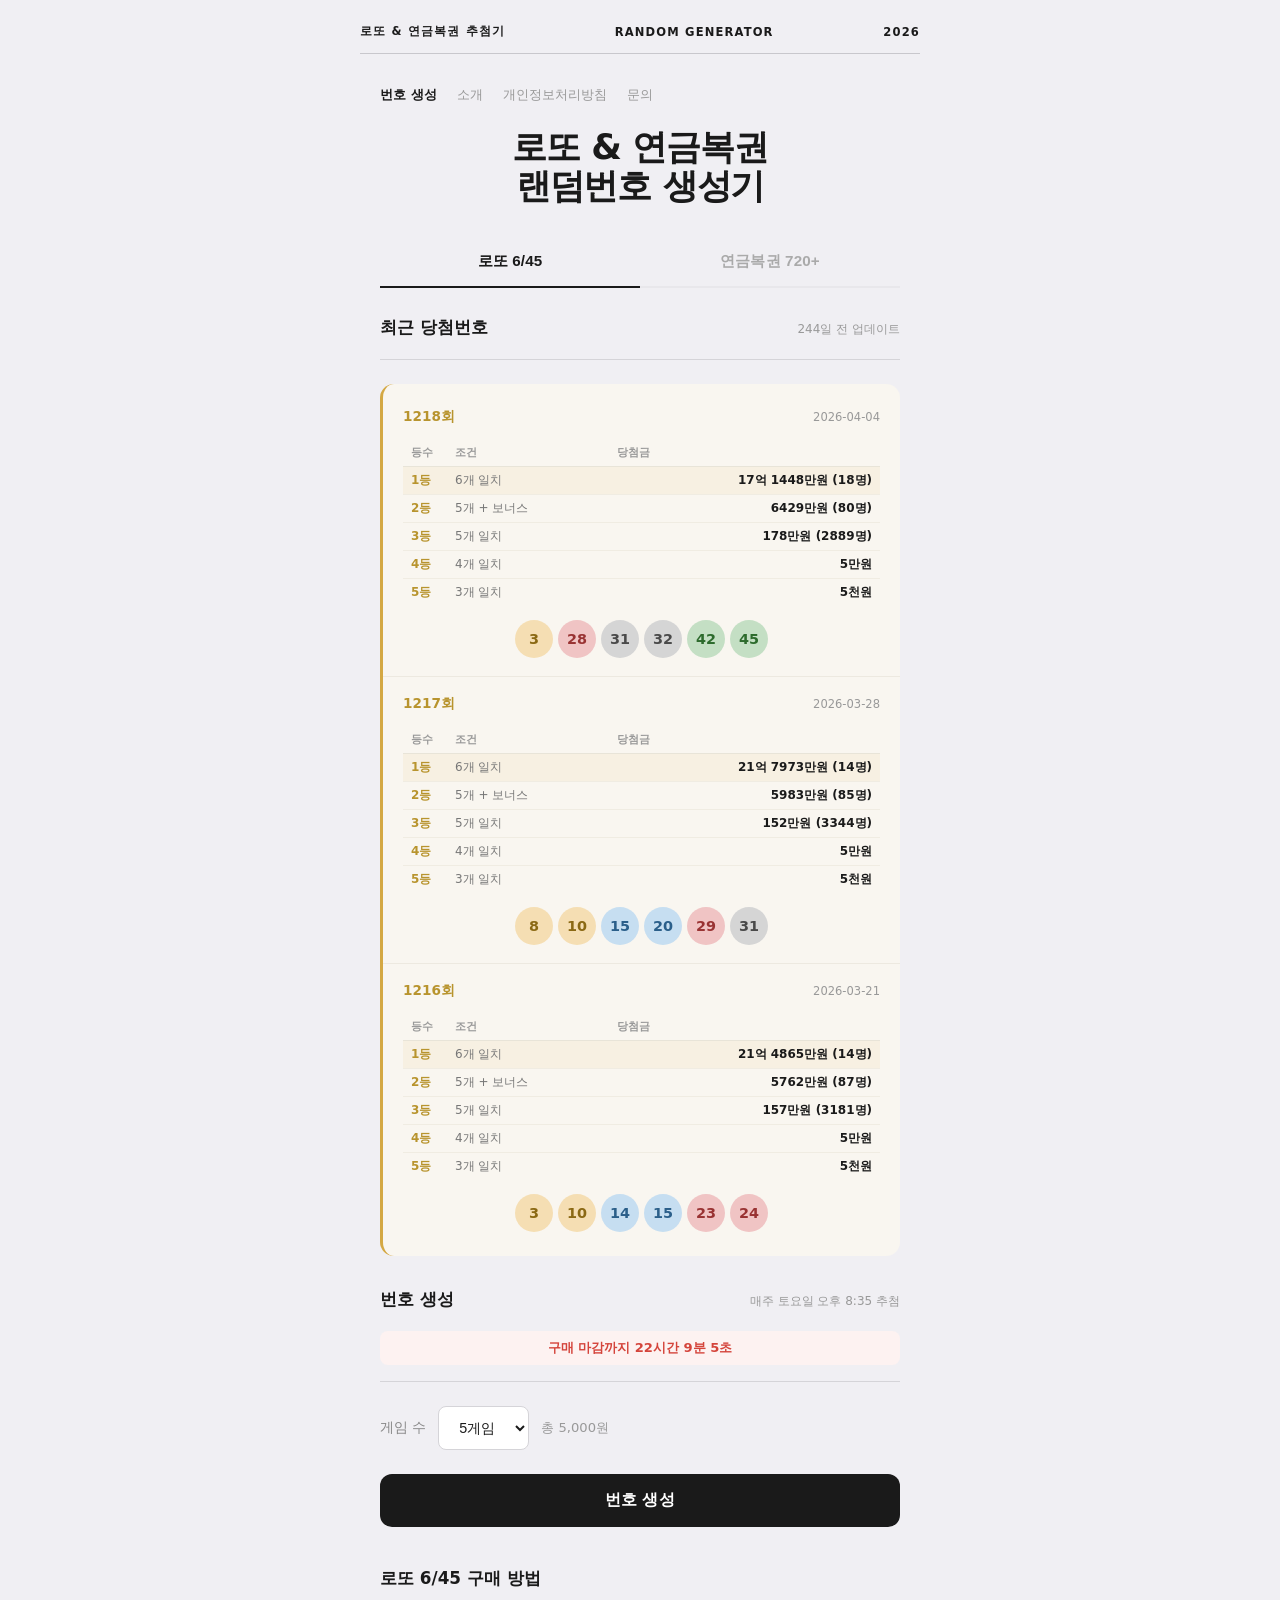
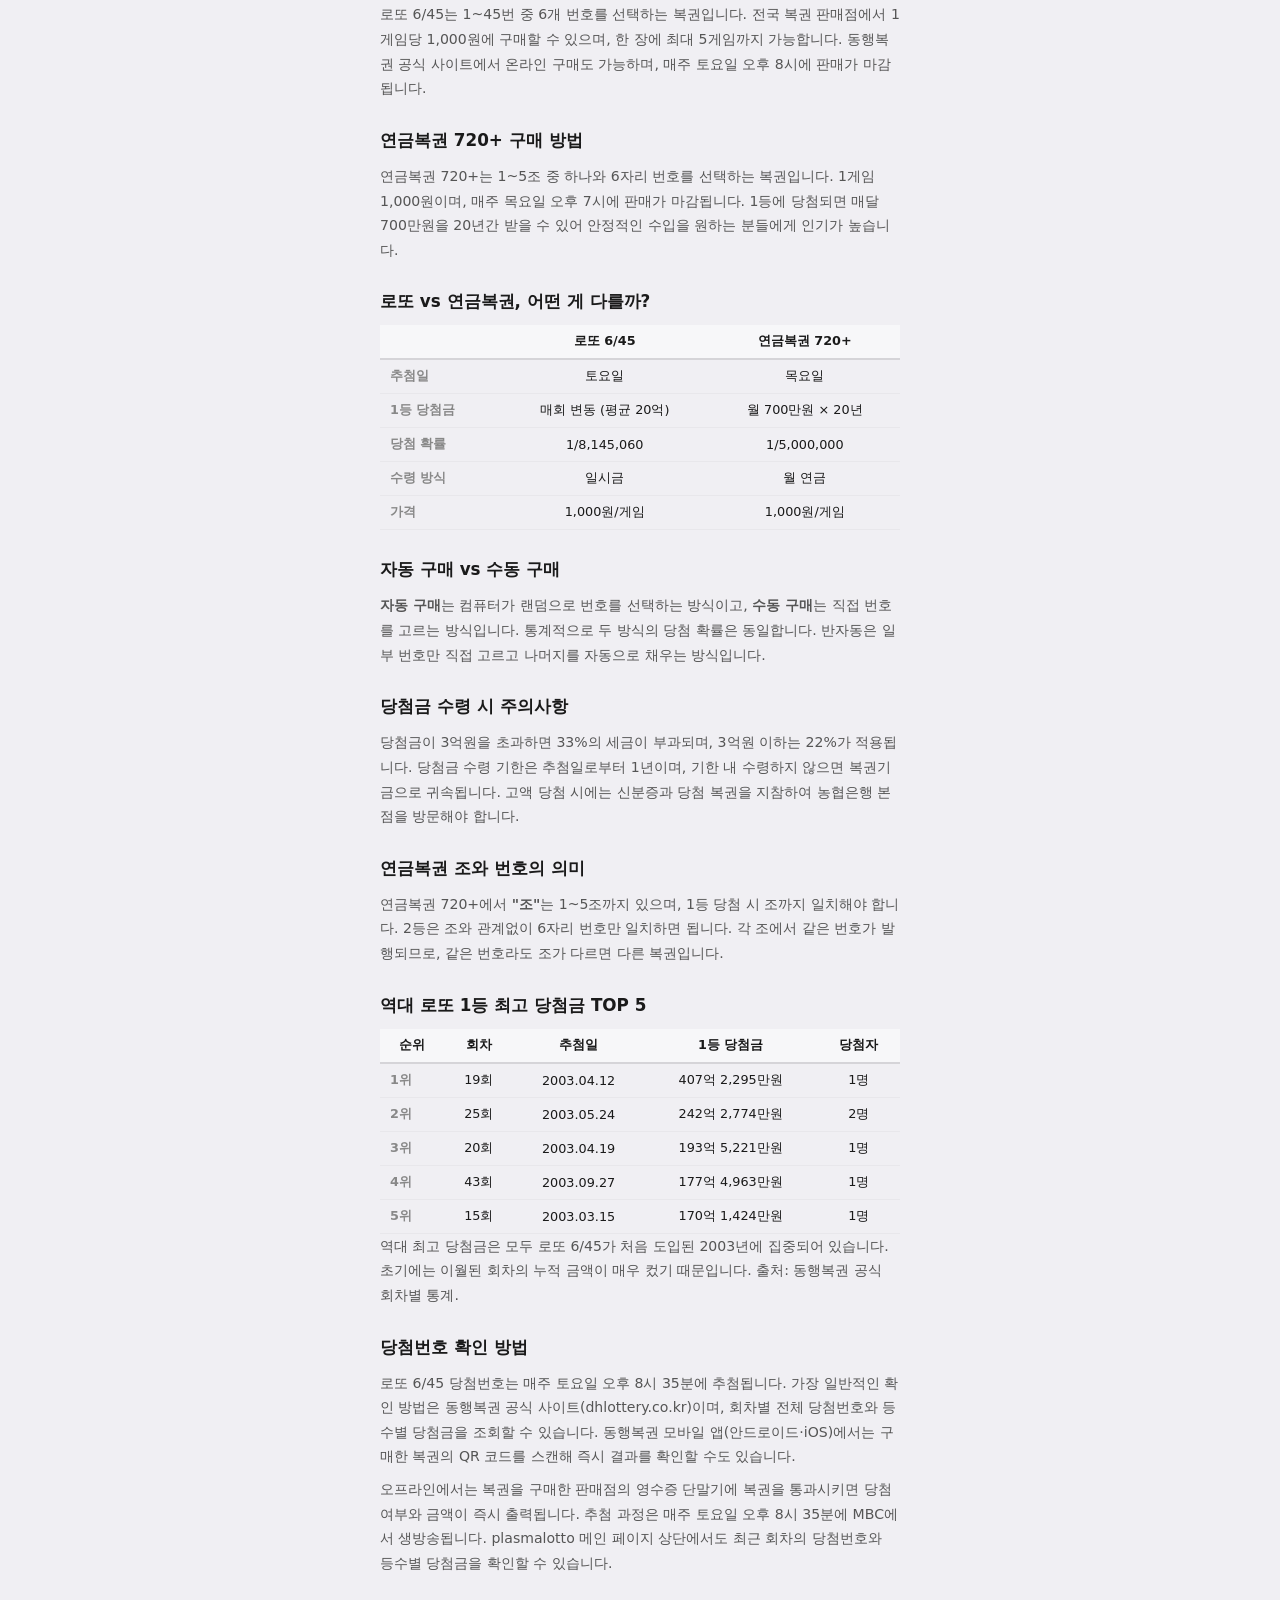
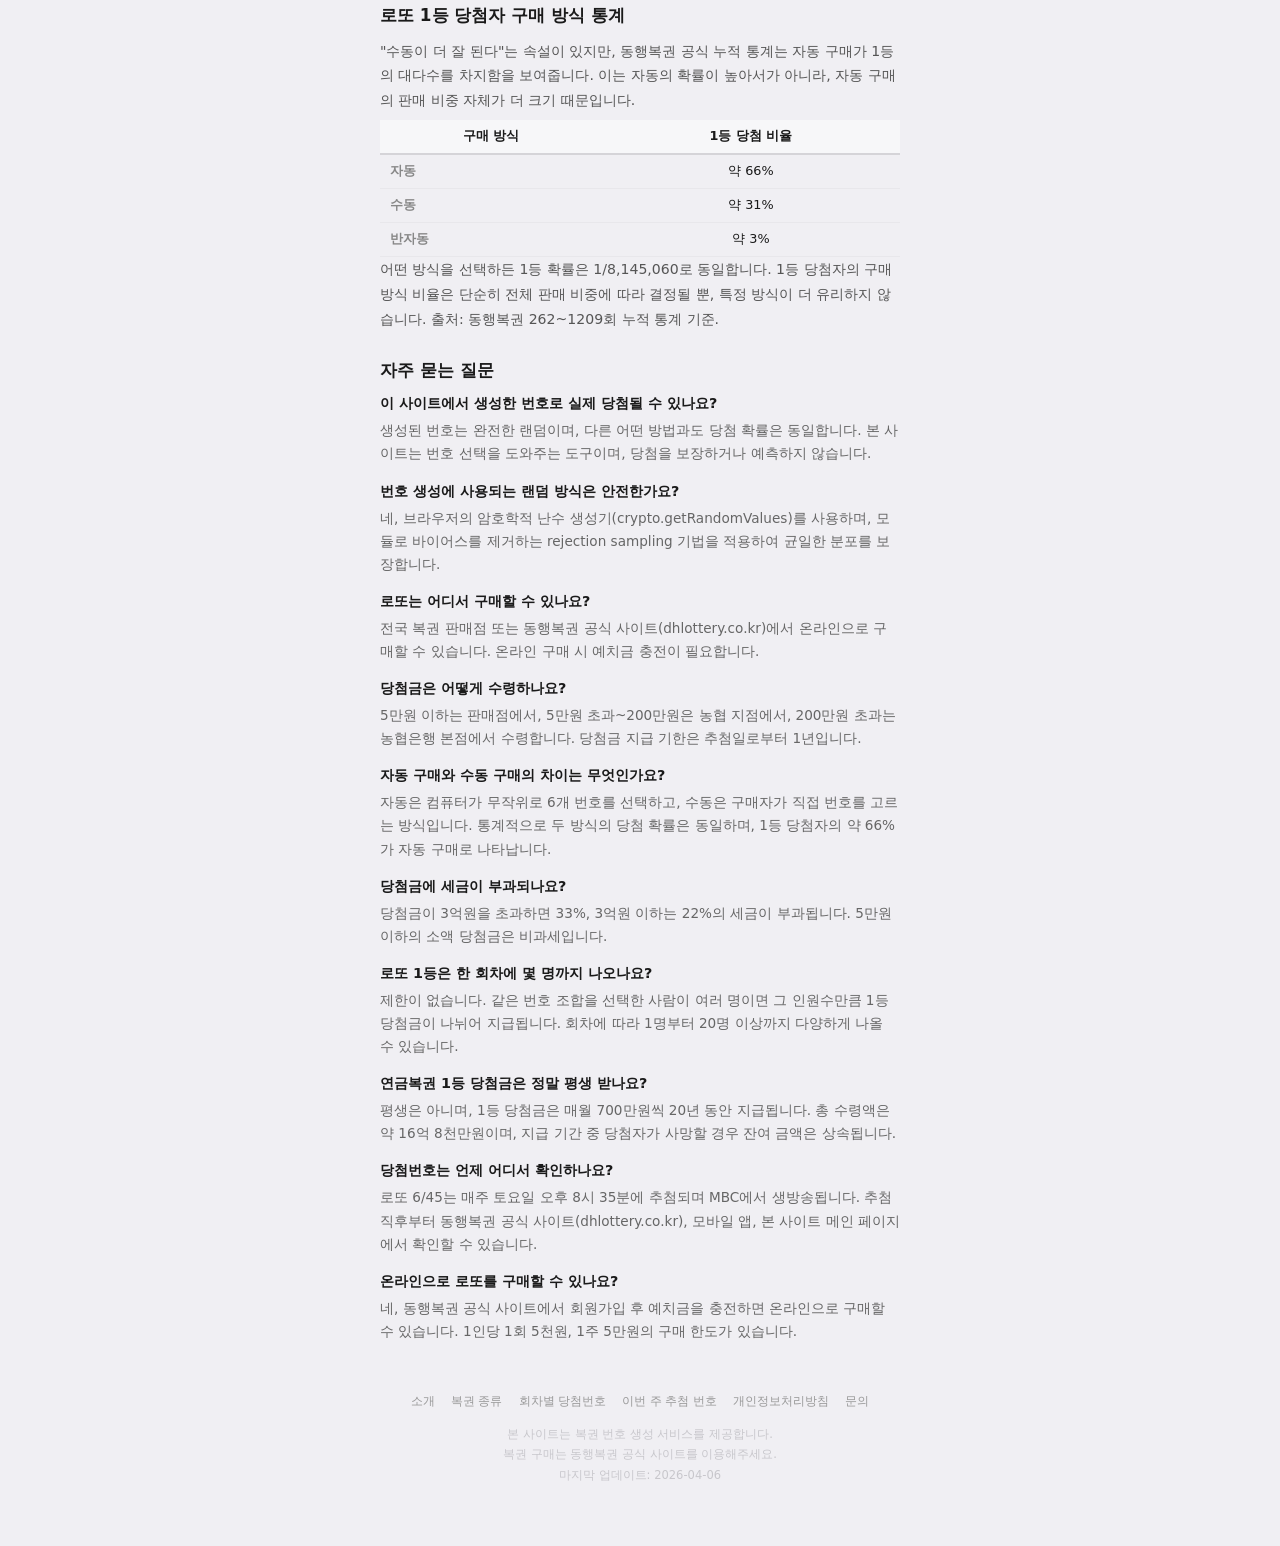
<file: index.html>
<!DOCTYPE html>
<html lang="ko">
<head>
    <meta charset="UTF-8">
    <meta name="viewport" content="width=device-width, initial-scale=1.0">
    <link rel="icon" type="image/svg+xml" href="favicon.svg">
    <link rel="apple-touch-icon" href="favicon.svg">
    <title>로또번호 생성기 — 연금복권 720+ 무료</title>
    <meta name="description" content="로또 6/45와 연금복권 720+ 등 한국 복권 번호를 무료로 랜덤 생성. 최근 당첨번호와 등수별 당첨금을 한눈에 확인할 수 있습니다.">
    <meta name="keywords" content="로또번호, 로또 번호 생성기, 로또번호 뽑기, 로또 랜덤, 로또 추첨, 로또 당첨번호, 연금복권, 연금복권 번호 생성, 번호 추출기, 무료 로또, 복권, 복권 번호 생성기, 온라인 복권, 복권 추첨, 복권 당첨번호">
    <meta name="google-site-verification" content="hTPphb6K1aQbl8k8QE-RH8GYcQVCY8FUF3v78Oo6tg0">
    <meta property="og:title" content="로또번호 생성기 — 연금복권 720+ 무료">
    <meta property="og:description" content="로또 6/45와 연금복권 720+ 등 한국 복권 번호를 무료로 랜덤 생성. 최근 당첨번호와 등수별 당첨금까지.">
    <meta property="og:type" content="website">
    <meta property="og:url" content="https://www.plasmalotto.com/">
    <meta property="og:image" content="https://www.plasmalotto.com/og-image.png">
    <meta name="twitter:card" content="summary">
    <meta name="twitter:title" content="로또번호 생성기 — 연금복권 720+ 무료">
    <meta name="twitter:description" content="로또 6/45와 연금복권 720+ 등 한국 복권 번호를 무료로 랜덤 생성.">
    <link rel="canonical" href="https://www.plasmalotto.com/">
    <script async src="https://pagead2.googlesyndication.com/pagead/js/adsbygoogle.js?client=ca-pub-9818455528660030" crossorigin="anonymous"></script>
    <link rel="stylesheet" href="css/style.css">
</head>
<body>
    <div class="top-header">
        <span>로또 & 연금복권 추첨기</span>
        <span>Random Generator</span>
        <span>2026</span>
    </div>
    <div class="header-line"></div>

    <nav class="nav">
        <a href="index.html" class="active">번호 생성</a>
        <a href="about.html">소개</a>
        <a href="privacy.html">개인정보처리방침</a>
        <a href="contact.html">문의</a>
    </nav>

    <h1 class="site-title">로또 & 연금복권<br>랜덤번호 생성기</h1>

    <!-- 스크린리더 알림 -->
    <span id="sr-status" class="sr-only" aria-live="polite"></span>

    <div class="tabs" role="tablist">
        <button class="tab active" role="tab" id="tab-lotto" tabindex="0" aria-selected="true" aria-controls="panel-lotto">로또 6/45</button>
        <button class="tab" role="tab" id="tab-pension" tabindex="-1" aria-selected="false" aria-controls="panel-pension">연금복권 720+</button>
    </div>

    <!-- 로또 6/45 -->
    <div id="panel-lotto" class="panel" role="tabpanel" aria-labelledby="tab-lotto">
        <!-- 최근 당첨번호 -->
        <div class="winning-section">
            <div class="section-header">
                <span class="section-title">최근 당첨번호</span>
                <span class="draw-day" id="lotto-update-info"></span>
            </div>
            <div class="section-divider"></div>
            <div id="lotto-winning"></div>
        </div>

        <div class="section">
            <div class="section-header">
                <span class="section-title">번호 생성</span>
                <span class="draw-day">매주 토요일 오후 8:35 추첨</span>
            </div>
            <div class="countdown" id="lotto-countdown"></div>
            <div class="section-divider"></div>

            <div class="game-count">
                <label for="lotto-count">게임 수</label>
                <select id="lotto-count" onchange="updatePriceHint('lotto')">
                    <option value="1">1게임</option>
                    <option value="2">2게임</option>
                    <option value="3">3게임</option>
                    <option value="4">4게임</option>
                    <option value="5" selected>5게임</option>
                </select>
                <span class="price-hint" id="lotto-price">총 5,000원</span>
            </div>

            <div id="lotto-results" class="results-card"></div>

            <div class="btn-area">
                <button class="generate-btn" onclick="generate('lotto')">번호 생성</button>
            </div>
        </div>

        <div class="history-section" id="lotto-history-section" style="display:none;">
            <div class="section-divider"></div>
            <div class="history-header">
                <h3>이번 세션 기록</h3>
                <button class="clear-btn" onclick="clearHistory('lotto')">전체 삭제</button>
            </div>
            <div id="lotto-history"></div>
        </div>
    </div>

    <!-- 연금복권 720+ -->
    <div id="panel-pension" class="panel" role="tabpanel" aria-labelledby="tab-pension" hidden>
        <!-- 최근 당첨번호 -->
        <div class="winning-section">
            <div class="section-header">
                <span class="section-title">최근 당첨번호</span>
                <span class="draw-day" id="pension-update-info"></span>
            </div>
            <div class="section-divider"></div>
            <div id="pension-winning"></div>
        </div>

        <div class="section">
            <div class="section-header">
                <span class="section-title">번호 생성</span>
                <span class="draw-day">매주 목요일 오후 7:05 추첨</span>
            </div>
            <div class="countdown" id="pension-countdown"></div>
            <div class="section-divider"></div>

            <div class="game-count">
                <label for="pension-count">게임 수</label>
                <select id="pension-count" onchange="updatePriceHint('pension')">
                    <option value="1">1게임</option>
                    <option value="2">2게임</option>
                    <option value="3">3게임</option>
                    <option value="4">4게임</option>
                    <option value="5" selected>5게임</option>
                </select>
                <span class="price-hint" id="pension-price">총 5,000원</span>
            </div>

            <div id="pension-results" class="results-card"></div>

            <div class="btn-area">
                <button class="generate-btn" onclick="generate('pension')">번호 생성</button>
            </div>
        </div>

        <div class="history-section" id="pension-history-section" style="display:none;">
            <div class="section-divider"></div>
            <div class="history-header">
                <h3>이번 세션 기록</h3>
                <button class="clear-btn" onclick="clearHistory('pension')">전체 삭제</button>
            </div>
            <div id="pension-history"></div>
        </div>
    </div>

    <!-- 정보성 콘텐츠 -->
    <div class="info-content">
        <div class="info-section">
            <h2>로또 6/45 구매 방법</h2>
            <p>로또 6/45는 1~45번 중 6개 번호를 선택하는 복권입니다. 전국 복권 판매점에서 1게임당 1,000원에 구매할 수 있으며, 한 장에 최대 5게임까지 가능합니다. 동행복권 공식 사이트에서 온라인 구매도 가능하며, 매주 토요일 오후 8시에 판매가 마감됩니다.</p>
        </div>

        <div class="info-section">
            <h2>연금복권 720+ 구매 방법</h2>
            <p>연금복권 720+는 1~5조 중 하나와 6자리 번호를 선택하는 복권입니다. 1게임 1,000원이며, 매주 목요일 오후 7시에 판매가 마감됩니다. 1등에 당첨되면 매달 700만원을 20년간 받을 수 있어 안정적인 수입을 원하는 분들에게 인기가 높습니다.</p>
        </div>

        <div class="info-section">
            <h2>로또 vs 연금복권, 어떤 게 다를까?</h2>
            <table class="compare-table">
                <thead><tr><th></th><th>로또 6/45</th><th>연금복권 720+</th></tr></thead>
                <tbody>
                    <tr><td class="label">추첨일</td><td>토요일</td><td>목요일</td></tr>
                    <tr><td class="label">1등 당첨금</td><td>매회 변동 (평균 20억)</td><td>월 700만원 × 20년</td></tr>
                    <tr><td class="label">당첨 확률</td><td>1/8,145,060</td><td>1/5,000,000</td></tr>
                    <tr><td class="label">수령 방식</td><td>일시금</td><td>월 연금</td></tr>
                    <tr><td class="label">가격</td><td>1,000원/게임</td><td>1,000원/게임</td></tr>
                </tbody>
            </table>
        </div>

        <div class="info-section">
            <h2>자동 구매 vs 수동 구매</h2>
            <p><strong>자동 구매</strong>는 컴퓨터가 랜덤으로 번호를 선택하는 방식이고, <strong>수동 구매</strong>는 직접 번호를 고르는 방식입니다. 통계적으로 두 방식의 당첨 확률은 동일합니다. 반자동은 일부 번호만 직접 고르고 나머지를 자동으로 채우는 방식입니다.</p>
        </div>

        <div class="info-section">
            <h2>당첨금 수령 시 주의사항</h2>
            <p>당첨금이 3억원을 초과하면 33%의 세금이 부과되며, 3억원 이하는 22%가 적용됩니다. 당첨금 수령 기한은 추첨일로부터 1년이며, 기한 내 수령하지 않으면 복권기금으로 귀속됩니다. 고액 당첨 시에는 신분증과 당첨 복권을 지참하여 농협은행 본점을 방문해야 합니다.</p>
        </div>

        <div class="info-section">
            <h2>연금복권 조와 번호의 의미</h2>
            <p>연금복권 720+에서 <strong>"조"</strong>는 1~5조까지 있으며, 1등 당첨 시 조까지 일치해야 합니다. 2등은 조와 관계없이 6자리 번호만 일치하면 됩니다. 각 조에서 같은 번호가 발행되므로, 같은 번호라도 조가 다르면 다른 복권입니다.</p>
        </div>

        <div class="info-section">
            <h2>역대 로또 1등 최고 당첨금 TOP 5</h2>
            <table class="compare-table">
                <thead>
                    <tr><th>순위</th><th>회차</th><th>추첨일</th><th>1등 당첨금</th><th>당첨자</th></tr>
                </thead>
                <tbody>
                    <tr><td class="label">1위</td><td>19회</td><td>2003.04.12</td><td>407억 2,295만원</td><td>1명</td></tr>
                    <tr><td class="label">2위</td><td>25회</td><td>2003.05.24</td><td>242억 2,774만원</td><td>2명</td></tr>
                    <tr><td class="label">3위</td><td>20회</td><td>2003.04.19</td><td>193억 5,221만원</td><td>1명</td></tr>
                    <tr><td class="label">4위</td><td>43회</td><td>2003.09.27</td><td>177억 4,963만원</td><td>1명</td></tr>
                    <tr><td class="label">5위</td><td>15회</td><td>2003.03.15</td><td>170억 1,424만원</td><td>1명</td></tr>
                </tbody>
            </table>
            <p>역대 최고 당첨금은 모두 로또 6/45가 처음 도입된 2003년에 집중되어 있습니다. 초기에는 이월된 회차의 누적 금액이 매우 컸기 때문입니다. 출처: 동행복권 공식 회차별 통계.</p>
        </div>

        <div class="info-section">
            <h2>당첨번호 확인 방법</h2>
            <p>로또 6/45 당첨번호는 매주 토요일 오후 8시 35분에 추첨됩니다. 가장 일반적인 확인 방법은 동행복권 공식 사이트(dhlottery.co.kr)이며, 회차별 전체 당첨번호와 등수별 당첨금을 조회할 수 있습니다. 동행복권 모바일 앱(안드로이드·iOS)에서는 구매한 복권의 QR 코드를 스캔해 즉시 결과를 확인할 수도 있습니다.</p>
            <p>오프라인에서는 복권을 구매한 판매점의 영수증 단말기에 복권을 통과시키면 당첨 여부와 금액이 즉시 출력됩니다. 추첨 과정은 매주 토요일 오후 8시 35분에 MBC에서 생방송됩니다. plasmalotto 메인 페이지 상단에서도 최근 회차의 당첨번호와 등수별 당첨금을 확인할 수 있습니다.</p>
        </div>

        <div class="info-section">
            <h2>로또 1등 당첨자 구매 방식 통계</h2>
            <p>"수동이 더 잘 된다"는 속설이 있지만, 동행복권 공식 누적 통계는 자동 구매가 1등의 대다수를 차지함을 보여줍니다. 이는 자동의 확률이 높아서가 아니라, 자동 구매의 판매 비중 자체가 더 크기 때문입니다.</p>
            <table class="compare-table">
                <thead>
                    <tr><th>구매 방식</th><th>1등 당첨 비율</th></tr>
                </thead>
                <tbody>
                    <tr><td class="label">자동</td><td>약 66%</td></tr>
                    <tr><td class="label">수동</td><td>약 31%</td></tr>
                    <tr><td class="label">반자동</td><td>약 3%</td></tr>
                </tbody>
            </table>
            <p>어떤 방식을 선택하든 1등 확률은 1/8,145,060로 동일합니다. 1등 당첨자의 구매 방식 비율은 단순히 전체 판매 비중에 따라 결정될 뿐, 특정 방식이 더 유리하지 않습니다. 출처: 동행복권 262~1209회 누적 통계 기준.</p>
        </div>

        <div class="info-section">
            <h2>자주 묻는 질문</h2>
            <div class="faq-item">
                <h3>이 사이트에서 생성한 번호로 실제 당첨될 수 있나요?</h3>
                <p>생성된 번호는 완전한 랜덤이며, 다른 어떤 방법과도 당첨 확률은 동일합니다. 본 사이트는 번호 선택을 도와주는 도구이며, 당첨을 보장하거나 예측하지 않습니다.</p>
            </div>
            <div class="faq-item">
                <h3>번호 생성에 사용되는 랜덤 방식은 안전한가요?</h3>
                <p>네, 브라우저의 암호학적 난수 생성기(crypto.getRandomValues)를 사용하며, 모듈로 바이어스를 제거하는 rejection sampling 기법을 적용하여 균일한 분포를 보장합니다.</p>
            </div>
            <div class="faq-item">
                <h3>로또는 어디서 구매할 수 있나요?</h3>
                <p>전국 복권 판매점 또는 동행복권 공식 사이트(dhlottery.co.kr)에서 온라인으로 구매할 수 있습니다. 온라인 구매 시 예치금 충전이 필요합니다.</p>
            </div>
            <div class="faq-item">
                <h3>당첨금은 어떻게 수령하나요?</h3>
                <p>5만원 이하는 판매점에서, 5만원 초과~200만원은 농협 지점에서, 200만원 초과는 농협은행 본점에서 수령합니다. 당첨금 지급 기한은 추첨일로부터 1년입니다.</p>
            </div>
            <div class="faq-item">
                <h3>자동 구매와 수동 구매의 차이는 무엇인가요?</h3>
                <p>자동은 컴퓨터가 무작위로 6개 번호를 선택하고, 수동은 구매자가 직접 번호를 고르는 방식입니다. 통계적으로 두 방식의 당첨 확률은 동일하며, 1등 당첨자의 약 66%가 자동 구매로 나타납니다.</p>
            </div>
            <div class="faq-item">
                <h3>당첨금에 세금이 부과되나요?</h3>
                <p>당첨금이 3억원을 초과하면 33%, 3억원 이하는 22%의 세금이 부과됩니다. 5만원 이하의 소액 당첨금은 비과세입니다.</p>
            </div>
            <div class="faq-item">
                <h3>로또 1등은 한 회차에 몇 명까지 나오나요?</h3>
                <p>제한이 없습니다. 같은 번호 조합을 선택한 사람이 여러 명이면 그 인원수만큼 1등 당첨금이 나뉘어 지급됩니다. 회차에 따라 1명부터 20명 이상까지 다양하게 나올 수 있습니다.</p>
            </div>
            <div class="faq-item">
                <h3>연금복권 1등 당첨금은 정말 평생 받나요?</h3>
                <p>평생은 아니며, 1등 당첨금은 매월 700만원씩 20년 동안 지급됩니다. 총 수령액은 약 16억 8천만원이며, 지급 기간 중 당첨자가 사망할 경우 잔여 금액은 상속됩니다.</p>
            </div>
            <div class="faq-item">
                <h3>당첨번호는 언제 어디서 확인하나요?</h3>
                <p>로또 6/45는 매주 토요일 오후 8시 35분에 추첨되며 MBC에서 생방송됩니다. 추첨 직후부터 동행복권 공식 사이트(dhlottery.co.kr), 모바일 앱, 본 사이트 메인 페이지에서 확인할 수 있습니다.</p>
            </div>
            <div class="faq-item">
                <h3>온라인으로 로또를 구매할 수 있나요?</h3>
                <p>네, 동행복권 공식 사이트에서 회원가입 후 예치금을 충전하면 온라인으로 구매할 수 있습니다. 1인당 1회 5천원, 1주 5만원의 구매 한도가 있습니다.</p>
            </div>
        </div>
    </div>

    <footer>
        <div class="footer-links">
            <a href="about.html">소개</a>
            <a href="lottery-types.html">복권 종류</a>
            <a href="winning-history.html">회차별 당첨번호</a>
            <a href="weekly-numbers.html">이번 주 추첨 번호</a>
            <a href="privacy.html">개인정보처리방침</a>
            <a href="contact.html">문의</a>
        </div>
        <p>본 사이트는 복권 번호 생성 서비스를 제공합니다.</p>
        <p>복권 구매는 동행복권 공식 사이트를 이용해주세요.</p>
        <p>마지막 업데이트: <time datetime="2026-04-06">2026-04-06</time></p>
    </footer>

    <!-- JSON-LD 구조화 데이터 -->
    <script type="application/ld+json">
    {
        "@context": "https://schema.org",
        "@type": "WebSite",
        "name": "로또 & 연금복권 추첨기",
        "alternateName": "plasmalotto",
        "url": "https://www.plasmalotto.com",
        "description": "로또 6/45, 연금복권 720+ 번호를 무료로 랜덤 생성하세요.",
        "inLanguage": "ko"
    }
    </script>
    <script type="application/ld+json">
    {
        "@context": "https://schema.org",
        "@type": "WebApplication",
        "name": "로또번호 생성기",
        "url": "https://www.plasmalotto.com",
        "description": "로또 6/45와 연금복권 720+ 등 한국 복권 번호를 무료로 랜덤 생성하는 웹 도구. 암호학적 난수 생성기 기반.",
        "keywords": "로또, 로또번호, 로또 번호 생성기, 연금복권, 복권, 복권 번호 생성기, 온라인 복권, 복권 추첨",
        "applicationCategory": "UtilityApplication",
        "operatingSystem": "Any",
        "browserRequirements": "Requires JavaScript",
        "inLanguage": "ko",
        "datePublished": "2026-03-01",
        "dateModified": "2026-04-06",
        "offers": {
            "@type": "Offer",
            "price": "0",
            "priceCurrency": "KRW"
        },
        "publisher": {
            "@type": "Organization",
            "name": "plasmalotto",
            "url": "https://www.plasmalotto.com"
        }
    }
    </script>
    <script type="application/ld+json">
    {
        "@context": "https://schema.org",
        "@type": "Organization",
        "name": "plasmalotto",
        "url": "https://www.plasmalotto.com",
        "logo": "https://www.plasmalotto.com/favicon.svg",
        "email": "eodeumin556@gmail.com",
        "contactPoint": {
            "@type": "ContactPoint",
            "contactType": "customer support",
            "email": "eodeumin556@gmail.com",
            "availableLanguage": "Korean"
        }
    }
    </script>
    <script type="application/ld+json">
    {
        "@context": "https://schema.org",
        "@type": "BreadcrumbList",
        "itemListElement": [
            {
                "@type": "ListItem",
                "position": 1,
                "name": "홈",
                "item": "https://www.plasmalotto.com/"
            },
            {
                "@type": "ListItem",
                "position": 2,
                "name": "로또번호 생성기",
                "item": "https://www.plasmalotto.com/"
            }
        ]
    }
    </script>
    <script type="application/ld+json">
    {
        "@context": "https://schema.org",
        "@type": "HowTo",
        "name": "로또 6/45 번호 생성하는 방법",
        "description": "plasmalotto에서 로또 6/45 번호를 무료로 생성하는 방법.",
        "totalTime": "PT10S",
        "step": [
            {
                "@type": "HowToStep",
                "position": 1,
                "name": "탭 선택",
                "text": "상단에서 '로또 6/45' 탭을 선택합니다."
            },
            {
                "@type": "HowToStep",
                "position": 2,
                "name": "게임 수 선택",
                "text": "1게임부터 5게임까지 원하는 수를 선택합니다."
            },
            {
                "@type": "HowToStep",
                "position": 3,
                "name": "번호 생성",
                "text": "'번호 생성' 버튼을 누르면 암호학적 난수 생성기로 번호가 추출됩니다."
            },
            {
                "@type": "HowToStep",
                "position": 4,
                "name": "결과 확인",
                "text": "추출된 6개 번호를 확인하고, 원하면 다시 생성할 수 있습니다."
            }
        ]
    }
    </script>
    <script type="application/ld+json">
    {
        "@context": "https://schema.org",
        "@type": "FAQPage",
        "mainEntity": [
            {
                "@type": "Question",
                "name": "이 사이트에서 생성한 번호로 실제 당첨될 수 있나요?",
                "acceptedAnswer": {
                    "@type": "Answer",
                    "text": "생성된 번호는 완전한 랜덤이며, 다른 어떤 방법과도 당첨 확률은 동일합니다. 본 사이트는 번호 선택을 도와주는 도구이며, 당첨을 보장하거나 예측하지 않습니다."
                }
            },
            {
                "@type": "Question",
                "name": "번호 생성에 사용되는 랜덤 방식은 안전한가요?",
                "acceptedAnswer": {
                    "@type": "Answer",
                    "text": "네, 브라우저의 암호학적 난수 생성기(crypto.getRandomValues)를 사용하며, 모듈로 바이어스를 제거하는 rejection sampling 기법을 적용합니다."
                }
            },
            {
                "@type": "Question",
                "name": "로또는 어디서 구매할 수 있나요?",
                "acceptedAnswer": {
                    "@type": "Answer",
                    "text": "전국 복권 판매점 또는 동행복권 공식 사이트(dhlottery.co.kr)에서 온라인으로 구매할 수 있습니다."
                }
            },
            {
                "@type": "Question",
                "name": "당첨금은 어떻게 수령하나요?",
                "acceptedAnswer": {
                    "@type": "Answer",
                    "text": "5만원 이하는 판매점에서, 5만원 초과~200만원은 농협 지점에서, 200만원 초과는 농협은행 본점에서 수령합니다. 당첨금 지급 기한은 추첨일로부터 1년입니다."
                }
            },
            {
                "@type": "Question",
                "name": "자동 구매와 수동 구매의 차이는 무엇인가요?",
                "acceptedAnswer": {
                    "@type": "Answer",
                    "text": "자동 구매는 컴퓨터가 랜덤으로 번호를 선택하고, 수동 구매는 직접 번호를 고릅니다. 통계적으로 두 방식의 당첨 확률은 동일합니다."
                }
            },
            {
                "@type": "Question",
                "name": "당첨금에 세금이 부과되나요?",
                "acceptedAnswer": {
                    "@type": "Answer",
                    "text": "당첨금이 3억원을 초과하면 33%, 3억원 이하는 22%의 세금이 부과됩니다. 5만원 이하의 소액 당첨금은 비과세입니다."
                }
            },
            {
                "@type": "Question",
                "name": "로또 1등은 한 회차에 몇 명까지 나오나요?",
                "acceptedAnswer": {
                    "@type": "Answer",
                    "text": "제한이 없습니다. 같은 번호 조합을 선택한 사람이 여러 명이면 그 인원수만큼 1등 당첨금이 나뉘어 지급됩니다. 회차에 따라 1명부터 20명 이상까지 다양하게 나올 수 있습니다."
                }
            },
            {
                "@type": "Question",
                "name": "연금복권 1등 당첨금은 정말 평생 받나요?",
                "acceptedAnswer": {
                    "@type": "Answer",
                    "text": "평생은 아니며, 1등 당첨금은 매월 700만원씩 20년 동안 지급됩니다. 총 수령액은 약 16억 8천만원이며, 지급 기간 중 당첨자가 사망할 경우 잔여 금액은 상속됩니다."
                }
            },
            {
                "@type": "Question",
                "name": "당첨번호는 언제 어디서 확인하나요?",
                "acceptedAnswer": {
                    "@type": "Answer",
                    "text": "로또 6/45는 매주 토요일 오후 8시 35분에 추첨되며 MBC에서 생방송됩니다. 추첨 직후부터 동행복권 공식 사이트(dhlottery.co.kr), 모바일 앱, 본 사이트 메인 페이지에서 확인할 수 있습니다."
                }
            },
            {
                "@type": "Question",
                "name": "온라인으로 로또를 구매할 수 있나요?",
                "acceptedAnswer": {
                    "@type": "Answer",
                    "text": "네, 동행복권 공식 사이트에서 회원가입 후 예치금을 충전하면 온라인으로 구매할 수 있습니다. 1인당 1회 5천원, 1주 5만원의 구매 한도가 있습니다."
                }
            }
        ]
    }
    </script>

    <script>
        // ── 난수 (rejection sampling) ──
        function secureRandom(max) {
            try {
                var array = new Uint32Array(1);
                var limit = 4294967296;
                var threshold = limit - (limit % max);
                do { crypto.getRandomValues(array); } while (array[0] >= threshold);
                return array[0] % max;
            } catch (e) {
                return Math.floor(Math.random() * max);
            }
        }

        // ── 생성 토큰 ──
        var generationToken = 0;

        // ── 탭 전환 ──
        function switchTab(tab) {
            var tabs = document.querySelectorAll('.tab');
            var panels = document.querySelectorAll('.panel');
            tabs.forEach(function(t) {
                t.classList.remove('active');
                t.setAttribute('aria-selected', 'false');
                t.setAttribute('tabindex', '-1');
            });
            panels.forEach(function(p) { p.setAttribute('hidden', ''); });
            var idx = tab === 'lotto' ? 0 : 1;
            tabs[idx].classList.add('active');
            tabs[idx].setAttribute('aria-selected', 'true');
            tabs[idx].setAttribute('tabindex', '0');
            document.getElementById('panel-' + tab).removeAttribute('hidden');
        }

        document.querySelectorAll('.tab').forEach(function(t) {
            t.addEventListener('click', function() {
                switchTab(this.getAttribute('aria-controls').replace('panel-', ''));
            });
        });

        document.querySelector('.tabs').addEventListener('keydown', function(e) {
            if (e.key !== 'ArrowRight' && e.key !== 'ArrowLeft') return;
            e.preventDefault();
            var tabs = Array.from(this.querySelectorAll('.tab'));
            var current = tabs.findIndex(function(t) { return t.classList.contains('active'); });
            var next = e.key === 'ArrowRight' ? (current + 1) % tabs.length : (current - 1 + tabs.length) % tabs.length;
            switchTab(next === 0 ? 'lotto' : 'pension');
            tabs[next].focus();
        });

        // ── 공통 유틸 ──
        function getBallClass(num) {
            if (num <= 10) return 'range-1';
            if (num <= 20) return 'range-2';
            if (num <= 30) return 'range-3';
            if (num <= 40) return 'range-4';
            return 'range-5';
        }

        function getTimeStr() {
            var now = new Date();
            return now.getHours().toString().padStart(2, '0') + ':' + now.getMinutes().toString().padStart(2, '0');
        }

        function createGameWrapper(gameIndex) {
            var wrapper = document.createElement('div');
            wrapper.className = 'multi-result';
            var label = document.createElement('div');
            label.className = 'game-label';
            label.textContent = String.fromCharCode(65 + gameIndex) + ' 게임';
            wrapper.appendChild(label);
            return wrapper;
        }

        function trimHistory(containerId, maxItems) {
            var container = document.getElementById(containerId);
            while (container.children.length > maxItems) {
                container.removeChild(container.lastChild);
            }
        }

        function announce(message) {
            document.getElementById('sr-status').textContent = message;
        }

        function updatePriceHint(type) {
            var count = parseInt(document.getElementById(type + '-count').value);
            document.getElementById(type + '-price').textContent = '총 ' + (count * 1000).toLocaleString() + '원';
        }

        // ── 번호 생성 ──
        function generateLottoNumbers() {
            var numbers = [];
            while (numbers.length < 6) {
                var n = secureRandom(45) + 1;
                if (numbers.indexOf(n) === -1) numbers.push(n);
            }
            numbers.sort(function(a, b) { return a - b; });
            return numbers;
        }

        function generatePensionNumbers() {
            var group = secureRandom(5) + 1;
            var digits = [];
            for (var i = 0; i < 6; i++) digits.push(secureRandom(10));
            return { group: group, digits: digits };
        }

        // ── 결과 렌더링 ──
        function renderLottoBalls(container, numbers, token, delayBase) {
            var ballsDiv = document.createElement('div');
            ballsDiv.className = 'lotto-balls';
            numbers.forEach(function(num, i) {
                var ball = document.createElement('div');
                ball.className = 'ball ' + getBallClass(num);
                ball.textContent = num;
                ballsDiv.appendChild(ball);
                setTimeout(function() {
                    if (generationToken === token) ball.classList.add('show');
                }, 50 * i + delayBase);
            });
            container.appendChild(ballsDiv);
        }

        function renderPensionResult(container, data, token, delayBase) {
            var resultDiv = document.createElement('div');
            resultDiv.className = 'pension-result';

            var groupEl = document.createElement('div');
            groupEl.className = 'pension-group';
            groupEl.textContent = data.group + '조';
            resultDiv.appendChild(groupEl);
            setTimeout(function() {
                if (generationToken === token) groupEl.classList.add('show');
            }, delayBase);

            var sepEl = document.createElement('span');
            sepEl.className = 'pension-separator';
            sepEl.textContent = '|';
            resultDiv.appendChild(sepEl);
            setTimeout(function() {
                if (generationToken === token) sepEl.classList.add('show');
            }, 60 + delayBase);

            data.digits.forEach(function(d, i) {
                var digitEl = document.createElement('div');
                digitEl.className = 'pension-digit';
                digitEl.textContent = d;
                resultDiv.appendChild(digitEl);
                setTimeout(function() {
                    if (generationToken === token) digitEl.classList.add('show');
                }, 100 + 50 * i + delayBase);
            });

            container.appendChild(resultDiv);
        }

        // ── 통합 생성 ──
        // ── 균형 게임 분석 ──
        // 로또 번호 6개를 5구간(range-1~5)에 매핑했을 때
        // 가장 많은 구간이 등장하고, 분포가 가장 균등한 게임 1개를 선택.
        // 당첨 확률과는 무관한 시각적 정보 라벨.
        function findBalancedGame(games) {
            var ranges = ['range-1','range-2','range-3','range-4','range-5'];
            var bestIdx = -1;
            var bestColors = -1;
            var bestVariance = Infinity;

            games.forEach(function(game, idx) {
                var colorSet = {};
                game.numbers.forEach(function(n) {
                    var cls = getBallClass(n);
                    colorSet[cls] = (colorSet[cls] || 0) + 1;
                });
                var colorCount = Object.keys(colorSet).length;

                // 분포 균등도 분산 (6개를 5구간 균등 분배 시 평균 1.2)
                var variance = 0;
                ranges.forEach(function(r) {
                    var c = colorSet[r] || 0;
                    variance += (c - 1.2) * (c - 1.2);
                });
                variance /= 5;

                if (colorCount > bestColors ||
                    (colorCount === bestColors && variance < bestVariance)) {
                    bestColors = colorCount;
                    bestVariance = variance;
                    bestIdx = idx;
                }
            });

            return { idx: bestIdx, colors: bestColors };
        }

        function addBalanceBadge(wrapper, colors) {
            var label = wrapper.querySelector('.game-label');
            if (!label) return;
            var badge = document.createElement('span');
            badge.className = 'balance-badge';
            badge.textContent = colors + '구간 균형 분포';
            label.appendChild(badge);
        }

        function generate(type) {
            var token = ++generationToken;
            var count = parseInt(document.getElementById(type + '-count').value);
            var container = document.getElementById(type + '-results');
            container.innerHTML = '';
            var allGames = [];
            var wrappers = [];
            var isLotto = type === 'lotto';

            for (var g = 0; g < count; g++) {
                var wrapper = createGameWrapper(g);
                wrappers.push(wrapper);
                if (isLotto) {
                    var numbers = generateLottoNumbers();
                    allGames.push({ numbers: numbers });
                    renderLottoBalls(wrapper, numbers, token, g * 80);
                } else {
                    var data = generatePensionNumbers();
                    allGames.push(data);
                    renderPensionResult(wrapper, data, token, g * 80);
                }
                container.appendChild(wrapper);
            }

            // 로또 + 2게임 이상일 때만 균형 게임 라벨
            if (isLotto && count >= 2) {
                var balanced = findBalancedGame(allGames);
                if (balanced.idx >= 0 && balanced.colors >= 4) {
                    addBalanceBadge(wrappers[balanced.idx], balanced.colors);
                }
            }

            saveHistory(type, allGames);
            announce((isLotto ? '로또' : '연금복권') + ' ' + count + '게임 생성 완료');
        }

        // ── 통합 히스토리 ──
        function saveHistory(type, games) {
            var section = document.getElementById(type + '-history-section');
            var container = document.getElementById(type + '-history');
            section.style.display = 'block';
            var timeStr = getTimeStr();
            var isLotto = type === 'lotto';

            games.forEach(function(game) {
                var item = document.createElement('div');
                item.className = 'history-item';

                var time = document.createElement('span');
                time.className = 'time';
                time.textContent = timeStr;
                item.appendChild(time);

                if (isLotto) {
                    var balls = document.createElement('div');
                    balls.className = 'history-balls';
                    game.numbers.forEach(function(num) {
                        var b = document.createElement('span');
                        b.className = 'mini-ball ' + getBallClass(num);
                        b.textContent = num;
                        balls.appendChild(b);
                    });
                    item.appendChild(balls);
                } else {
                    var nums = document.createElement('div');
                    nums.className = 'history-pension-nums';
                    var grp = document.createElement('span');
                    grp.className = 'mini-group';
                    grp.textContent = game.group + '조';
                    nums.appendChild(grp);
                    game.digits.forEach(function(d) {
                        var digit = document.createElement('span');
                        digit.className = 'mini-digit';
                        digit.textContent = d;
                        nums.appendChild(digit);
                    });
                    item.appendChild(nums);
                }

                container.insertBefore(item, container.firstChild);
            });

            trimHistory(type + '-history', 20);
        }

        function clearHistory(type) {
            document.getElementById(type + '-history').innerHTML = '';
            document.getElementById(type + '-history-section').style.display = 'none';
        }

        function formatTimeAgo(isoStr) {
            var diff = Date.now() - new Date(isoStr).getTime();
            var mins = Math.floor(diff / 60000);
            if (mins < 60) return mins + '분 전 업데이트';
            var hours = Math.floor(mins / 60);
            if (hours < 24) return hours + '시간 전 업데이트';
            var days = Math.floor(hours / 24);
            return days + '일 전 업데이트';
        }

        // ── 최근 당첨번호 로드 ──
        function loadWinningNumbers() {
            fetch('data/lotto.json')
                .then(function(r) { return r.json(); })
                .then(function(data) {
                    var rounds = data.rounds || data;
                    renderLottoWinning(rounds);
                    if (data.lastUpdated) {
                        document.getElementById('lotto-update-info').textContent = formatTimeAgo(data.lastUpdated);
                    }
                })
                .catch(function() {
                    document.getElementById('lotto-winning').innerHTML =
                        '<div class="winning-round"><p style="font-size:0.85rem;color:#999;text-align:center;padding:8px 0;">당첨번호를 불러올 수 없습니다.</p></div>';
                });

            fetch('data/pension.json')
                .then(function(r) { return r.json(); })
                .then(function(data) {
                    var rounds = data.rounds || data;
                    renderPensionWinning(rounds);
                    if (data.lastUpdated) {
                        document.getElementById('pension-update-info').textContent = formatTimeAgo(data.lastUpdated);
                    }
                })
                .catch(function() {
                    document.getElementById('pension-winning').innerHTML =
                        '<div class="winning-round"><p style="font-size:0.85rem;color:#999;text-align:center;padding:8px 0;">당첨번호를 불러올 수 없습니다.</p></div>';
                });
        }

        function renderLottoWinning(rounds) {
            var container = document.getElementById('lotto-winning');
            container.innerHTML = '';
            var card = document.createElement('div');
            card.className = 'winning-card';
            rounds.forEach(function(r) {
                var div = document.createElement('div');
                div.className = 'winning-round';

                var info = document.createElement('div');
                info.className = 'round-info';
                info.innerHTML = '<span class="round-number">' + r.round + '회</span><span class="round-date">' + r.date + '</span>';
                div.appendChild(info);

                if (r.prize) {
                    var table = document.createElement('table');
                    table.className = 'pension-prize-table';
                    var rows = '<thead><tr><th>등수</th><th>조건</th><th>당첨금</th></tr></thead><tbody>'
                        + '<tr class="highlight"><td class="rank">1등</td><td class="condition">6개 일치</td><td class="amount">' + r.prize + (r.winners ? ' <span class="winners">(' + r.winners + '명)</span>' : '') + '</td></tr>'
                        + '<tr><td class="rank">2등</td><td class="condition">5개 + 보너스</td><td class="amount">' + (r.prize2 || '-') + (r.winners2 ? ' <span class="winners">(' + r.winners2 + '명)</span>' : '') + '</td></tr>'
                        + '<tr><td class="rank">3등</td><td class="condition">5개 일치</td><td class="amount">' + (r.prize3 || '-') + (r.winners3 ? ' <span class="winners">(' + r.winners3 + '명)</span>' : '') + '</td></tr>'
                        + '<tr><td class="rank">4등</td><td class="condition">4개 일치</td><td class="amount">5만원</td></tr>'
                        + '<tr><td class="rank">5등</td><td class="condition">3개 일치</td><td class="amount">5천원</td></tr>'
                        + '</tbody>';
                    table.innerHTML = rows;
                    div.appendChild(table);
                }

                var balls = document.createElement('div');
                balls.className = 'lotto-balls';
                r.numbers.forEach(function(num) {
                    var ball = document.createElement('div');
                    ball.className = 'ball static ' + getBallClass(num);
                    ball.textContent = num;
                    balls.appendChild(ball);
                });
                div.appendChild(balls);
                card.appendChild(div);
            });
            container.appendChild(card);
        }

        function renderPensionWinning(rounds) {
            var container = document.getElementById('pension-winning');
            container.innerHTML = '';
            var card = document.createElement('div');
            card.className = 'winning-card';
            rounds.forEach(function(r, idx) {
                var div = document.createElement('div');
                div.className = 'winning-round';

                var info = document.createElement('div');
                info.className = 'round-info';
                info.innerHTML = '<span class="round-number">' + r.round + '회</span><span class="round-date">' + r.date + '</span>';
                div.appendChild(info);

                // 첫 번째 회차에만 당첨금 테이블 표시
                if (idx === 0) {
                    var table = document.createElement('table');
                    table.className = 'pension-prize-table';
                    table.innerHTML = ''
                        + '<thead><tr><th>등수</th><th>조건</th><th>당첨금</th></tr></thead>'
                        + '<tbody>'
                        + '<tr class="highlight"><td class="rank">1등</td><td class="condition">조 + 6자리 일치</td><td class="amount">월 700만원×20년</td></tr>'
                        + '<tr><td class="rank">2등</td><td class="condition">6자리 일치</td><td class="amount">월 100만원×10년</td></tr>'
                        + '<tr><td class="rank">3등</td><td class="condition">앞/뒤 5자리 일치</td><td class="amount">100만원</td></tr>'
                        + '<tr><td class="rank">4등</td><td class="condition">앞/뒤 4자리 일치</td><td class="amount">10만원</td></tr>'
                        + '<tr><td class="rank">5등</td><td class="condition">앞/뒤 3자리 일치</td><td class="amount">5만원</td></tr>'
                        + '<tr><td class="rank">6등</td><td class="condition">앞/뒤 2자리 일치</td><td class="amount">5천원</td></tr>'
                        + '<tr><td class="rank">7등</td><td class="condition">앞/뒤 1자리 일치</td><td class="amount">1천원</td></tr>'
                        + '<tr class="bonus-row"><td class="rank">보너스</td><td class="condition">각 조 6자리 일치</td><td class="amount">월 100만원×10년</td></tr>'
                        + '</tbody>';
                    div.appendChild(table);
                }

                var result = document.createElement('div');
                result.className = 'pension-result';

                var groupEl = document.createElement('div');
                groupEl.className = 'pension-group static';
                groupEl.textContent = r.group + '조';
                result.appendChild(groupEl);

                var sep = document.createElement('span');
                sep.className = 'pension-separator static';
                sep.textContent = '|';
                result.appendChild(sep);

                r.numbers.forEach(function(d) {
                    var digit = document.createElement('div');
                    digit.className = 'pension-digit static';
                    digit.textContent = d;
                    result.appendChild(digit);
                });

                div.appendChild(result);
                card.appendChild(div);
            });
            container.appendChild(card);
        }

        loadWinningNumbers();

        // ── 구매 마감 카운트다운 ──
        // 로또: 매주 토요일 오후 8시 마감, 연금복권: 매주 목요일 오후 7시 마감 (추첨 전 판매 마감)
        // dayOfWeek: 마감 요일, hour: 마감 시각
        // 마감 후 ~ 다음날 자정까지는 null 반환 (마감 상태)
        // 다음날 자정 이후부터 다음 주 마감까지 카운트다운
        function getNextDeadline(dayOfWeek, hour) {
            var now = new Date();
            var target = new Date(now);
            target.setHours(hour, 0, 0, 0);

            // 이번 주 해당 요일로 설정
            var diff = dayOfWeek - now.getDay();
            if (diff < 0) diff += 7;
            target.setDate(target.getDate() + diff);

            if (target <= now) {
                // 마감 지남 → 다음날 자정 계산
                var nextMidnight = new Date(target);
                nextMidnight.setDate(nextMidnight.getDate() + 1);
                nextMidnight.setHours(0, 0, 0, 0);

                if (now < nextMidnight) {
                    // 마감 ~ 다음날 자정 사이 → 마감 상태
                    return null;
                }
                // 다음날 자정 이후 → 다음 주 마감으로
                target.setDate(target.getDate() + 7);
            }

            return target;
        }

        function formatCountdown(ms) {
            var totalSec = Math.floor(ms / 1000);
            var days = Math.floor(totalSec / 86400);
            var hours = Math.floor((totalSec % 86400) / 3600);
            var mins = Math.floor((totalSec % 3600) / 60);
            var secs = totalSec % 60;

            var parts = [];
            if (days > 0) parts.push(days + '일');
            parts.push(hours + '시간');
            parts.push(mins + '분');
            parts.push(secs + '초');
            return parts.join(' ');
        }

        function updateCountdowns() {
            var now = new Date();

            // 로또: 토요일(6) 오후 8시 마감
            var lottoEl = document.getElementById('lotto-countdown');
            var lottoDeadline = getNextDeadline(6, 20);
            if (lottoDeadline === null) {
                lottoEl.textContent = '이번 주 판매가 마감되었습니다';
                lottoEl.className = 'countdown closed';
            } else {
                lottoEl.textContent = '구매 마감까지 ' + formatCountdown(lottoDeadline - now);
                lottoEl.className = 'countdown';
            }

            // 연금복권: 목요일(4) 오후 7시 마감
            var pensionEl = document.getElementById('pension-countdown');
            var pensionDeadline = getNextDeadline(4, 19);
            if (pensionDeadline === null) {
                pensionEl.textContent = '이번 주 판매가 마감되었습니다';
                pensionEl.className = 'countdown closed';
            } else {
                pensionEl.textContent = '구매 마감까지 ' + formatCountdown(pensionDeadline - now);
                pensionEl.className = 'countdown';
            }
        }

        updateCountdowns();
        setInterval(updateCountdowns, 1000);
    </script>
</body>
</html>
</file>
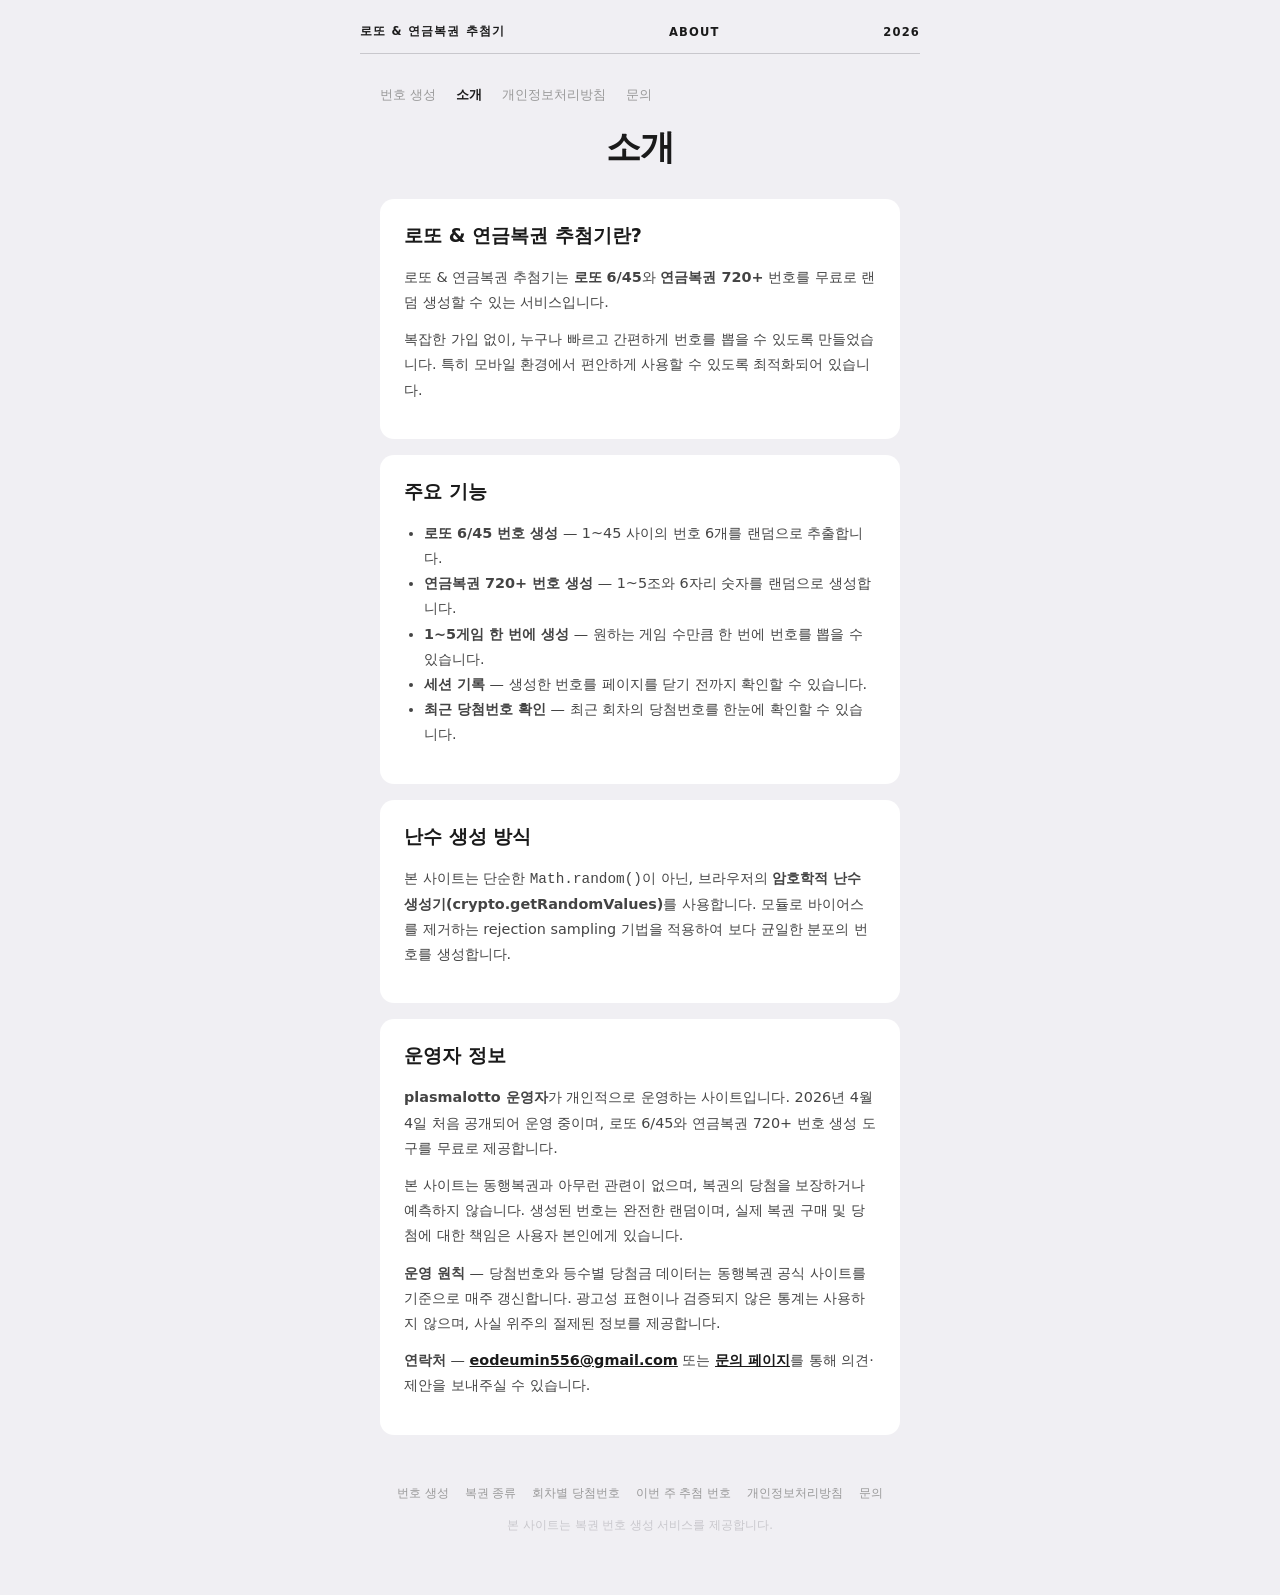
<file: about.html>
<!DOCTYPE html>
<html lang="ko">
<head>
    <meta charset="UTF-8">
    <meta name="viewport" content="width=device-width, initial-scale=1.0">
    <link rel="icon" type="image/svg+xml" href="favicon.svg">
    <link rel="apple-touch-icon" href="favicon.svg">
    <title>소개 — 로또 & 연금복권 추첨기</title>
    <meta name="description" content="로또 & 연금복권 추첨기 사이트 소개. 로또 6/45와 연금복권 720+ 번호를 무료로 생성할 수 있습니다.">
    <meta property="og:title" content="소개 — 로또 & 연금복권 추첨기">
    <meta property="og:description" content="로또 6/45와 연금복권 720+ 번호를 무료로 생성할 수 있는 서비스입니다.">
    <meta property="og:type" content="website">
    <meta property="og:url" content="https://www.plasmalotto.com/about.html">
    <meta property="og:image" content="https://www.plasmalotto.com/og-image.png">
    <meta name="twitter:card" content="summary">
    <meta name="twitter:title" content="소개 — 로또 & 연금복권 추첨기">
    <meta name="twitter:description" content="로또 6/45와 연금복권 720+ 번호를 무료로 생성할 수 있는 서비스입니다.">
    <link rel="canonical" href="https://www.plasmalotto.com/about.html">
    <script async src="https://pagead2.googlesyndication.com/pagead/js/adsbygoogle.js?client=ca-pub-9818455528660030" crossorigin="anonymous"></script>
    <link rel="stylesheet" href="css/style.css">
</head>
<body>
    <div class="top-header">
        <span>로또 & 연금복권 추첨기</span>
        <span>About</span>
        <span>2026</span>
    </div>
    <div class="header-line"></div>

    <nav class="nav">
        <a href="index.html">번호 생성</a>
        <a href="about.html" class="active">소개</a>
        <a href="privacy.html">개인정보처리방침</a>
        <a href="contact.html">문의</a>
    </nav>

    <h1 class="site-title">소개</h1>

    <div class="page-content">
        <div class="card">
            <h2>로또 & 연금복권 추첨기란?</h2>
            <p>로또 & 연금복권 추첨기는 <strong>로또 6/45</strong>와 <strong>연금복권 720+</strong> 번호를 무료로 랜덤 생성할 수 있는 서비스입니다.</p>
            <p>복잡한 가입 없이, 누구나 빠르고 간편하게 번호를 뽑을 수 있도록 만들었습니다. 특히 모바일 환경에서 편안하게 사용할 수 있도록 최적화되어 있습니다.</p>
        </div>

        <div class="card">
            <h2>주요 기능</h2>
            <ul>
                <li><strong>로또 6/45 번호 생성</strong> — 1~45 사이의 번호 6개를 랜덤으로 추출합니다.</li>
                <li><strong>연금복권 720+ 번호 생성</strong> — 1~5조와 6자리 숫자를 랜덤으로 생성합니다.</li>
                <li><strong>1~5게임 한 번에 생성</strong> — 원하는 게임 수만큼 한 번에 번호를 뽑을 수 있습니다.</li>
                <li><strong>세션 기록</strong> — 생성한 번호를 페이지를 닫기 전까지 확인할 수 있습니다.</li>
                <li><strong>최근 당첨번호 확인</strong> — 최근 회차의 당첨번호를 한눈에 확인할 수 있습니다.</li>
            </ul>
        </div>

        <div class="card">
            <h2>난수 생성 방식</h2>
            <p>본 사이트는 단순한 <code>Math.random()</code>이 아닌, 브라우저의 <strong>암호학적 난수 생성기(crypto.getRandomValues)</strong>를 사용합니다. 모듈로 바이어스를 제거하는 rejection sampling 기법을 적용하여 보다 균일한 분포의 번호를 생성합니다.</p>
        </div>

        <div class="card">
            <h2>운영자 정보</h2>
            <p><strong>plasmalotto 운영자</strong>가 개인적으로 운영하는 사이트입니다. 2026년 4월 4일 처음 공개되어 운영 중이며, 로또 6/45와 연금복권 720+ 번호 생성 도구를 무료로 제공합니다.</p>
            <p>본 사이트는 동행복권과 아무런 관련이 없으며, 복권의 당첨을 보장하거나 예측하지 않습니다. 생성된 번호는 완전한 랜덤이며, 실제 복권 구매 및 당첨에 대한 책임은 사용자 본인에게 있습니다.</p>
            <p><strong>운영 원칙</strong> — 당첨번호와 등수별 당첨금 데이터는 동행복권 공식 사이트를 기준으로 매주 갱신합니다. 광고성 표현이나 검증되지 않은 통계는 사용하지 않으며, 사실 위주의 절제된 정보를 제공합니다.</p>
            <p><strong>연락처</strong> — <a href="mailto:eodeumin556@gmail.com">eodeumin556@gmail.com</a> 또는 <a href="contact.html">문의 페이지</a>를 통해 의견·제안을 보내주실 수 있습니다.</p>
        </div>
    </div>

    <footer>
        <div class="footer-links">
            <a href="index.html">번호 생성</a>
            <a href="lottery-types.html">복권 종류</a>
            <a href="winning-history.html">회차별 당첨번호</a>
            <a href="weekly-numbers.html">이번 주 추첨 번호</a>
            <a href="privacy.html">개인정보처리방침</a>
            <a href="contact.html">문의</a>
        </div>
        <p>본 사이트는 복권 번호 생성 서비스를 제공합니다.</p>
    </footer>
</body>
</html>
</file>
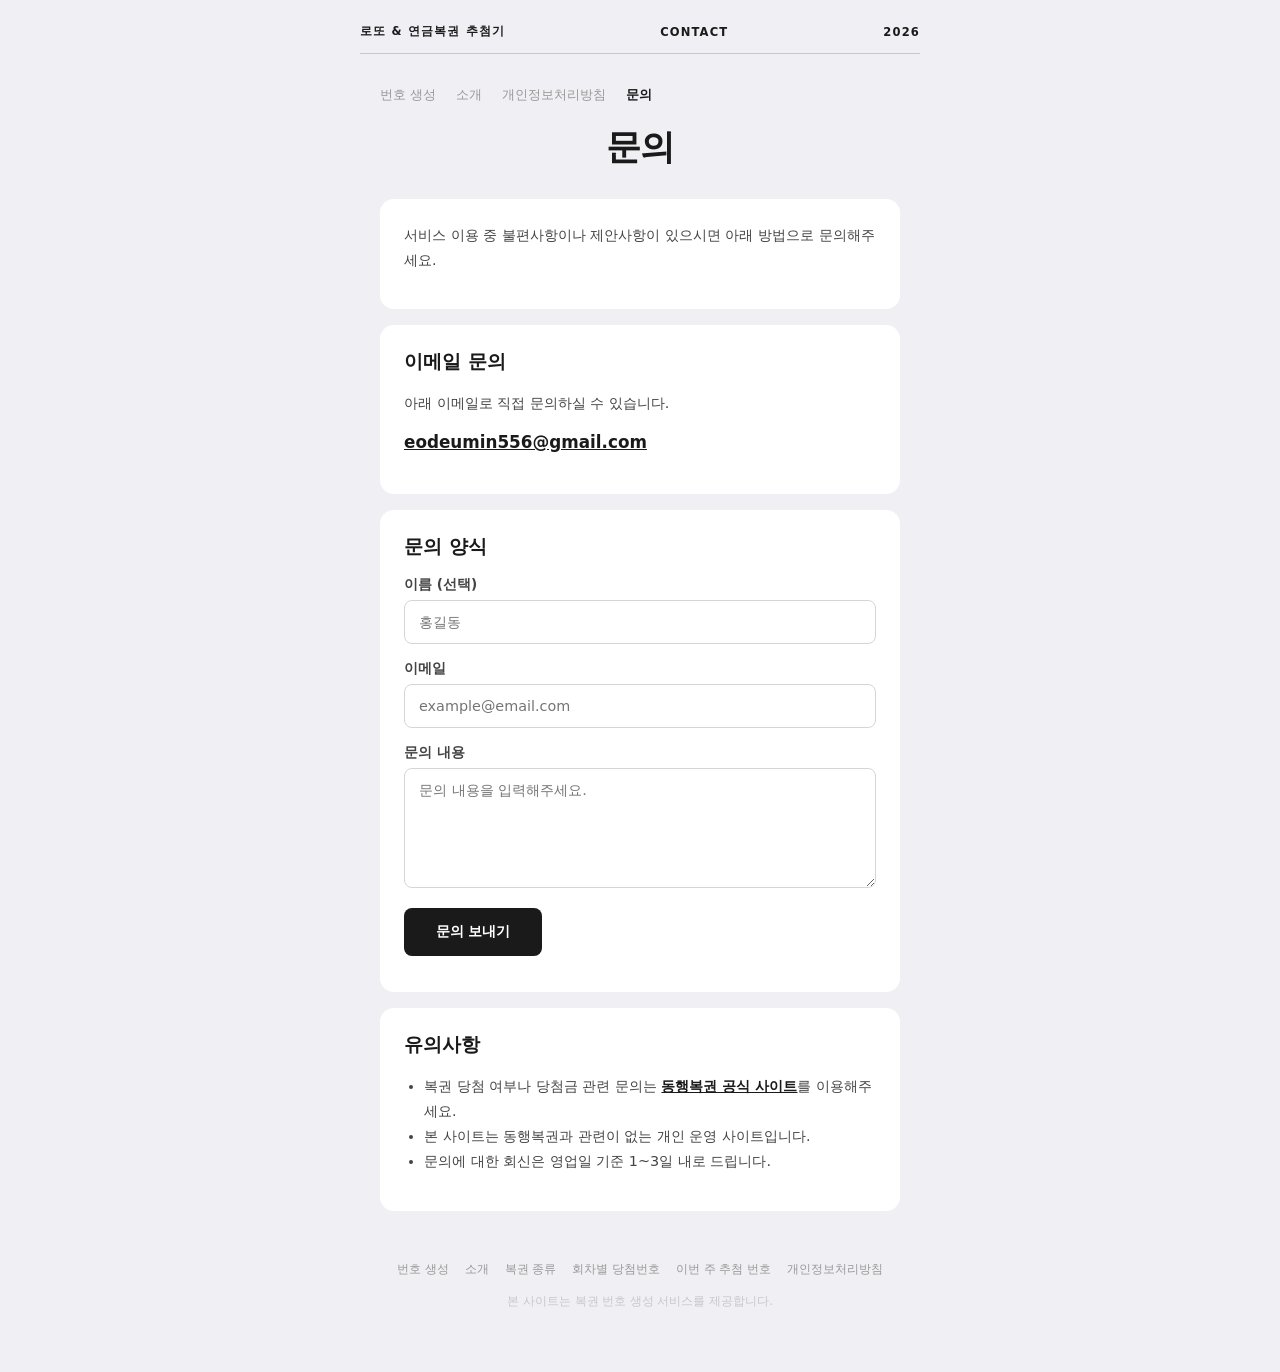
<file: contact.html>
<!DOCTYPE html>
<html lang="ko">
<head>
    <meta charset="UTF-8">
    <meta name="viewport" content="width=device-width, initial-scale=1.0">
    <link rel="icon" type="image/svg+xml" href="favicon.svg">
    <link rel="apple-touch-icon" href="favicon.svg">
    <title>문의 — 로또 & 연금복권 추첨기</title>
    <meta name="description" content="로또 & 연금복권 추첨기에 대한 문의사항을 보내주세요.">
    <meta property="og:title" content="문의 — 로또 & 연금복권 추첨기">
    <meta property="og:description" content="로또 & 연금복권 추첨기에 대한 문의사항을 보내주세요.">
    <meta property="og:type" content="website">
    <meta property="og:url" content="https://www.plasmalotto.com/contact.html">
    <meta property="og:image" content="https://www.plasmalotto.com/og-image.png">
    <meta name="twitter:card" content="summary">
    <meta name="twitter:title" content="문의 — 로또 & 연금복권 추첨기">
    <meta name="twitter:description" content="로또 & 연금복권 추첨기에 대한 문의사항을 보내주세요.">
    <link rel="canonical" href="https://www.plasmalotto.com/contact.html">
    <script async src="https://pagead2.googlesyndication.com/pagead/js/adsbygoogle.js?client=ca-pub-9818455528660030" crossorigin="anonymous"></script>
    <link rel="stylesheet" href="css/style.css">
</head>
<body>
    <div class="top-header">
        <span>로또 & 연금복권 추첨기</span>
        <span>Contact</span>
        <span>2026</span>
    </div>
    <div class="header-line"></div>

    <nav class="nav">
        <a href="index.html">번호 생성</a>
        <a href="about.html">소개</a>
        <a href="privacy.html">개인정보처리방침</a>
        <a href="contact.html" class="active">문의</a>
    </nav>

    <h1 class="site-title">문의</h1>

    <div class="page-content">
        <div class="card">
            <p>서비스 이용 중 불편사항이나 제안사항이 있으시면 아래 방법으로 문의해주세요.</p>
        </div>

        <div class="card">
            <h2>이메일 문의</h2>
            <p>아래 이메일로 직접 문의하실 수 있습니다.</p>
            <p style="margin-top:8px;">
                <a href="mailto:eodeumin556@gmail.com" style="font-size:1.05rem;">eodeumin556@gmail.com</a>
            </p>
        </div>

        <div class="card">
            <h2>문의 양식</h2>
            <!-- Formspree 실제 폼 백엔드 (무료, 월 50건) -->
            <!-- TODO: Formspree 가입 후 action URL의 {form_id}를 교체하세요 -->
            <form id="contact-form" action="https://formspree.io/f/mzdkkedk" method="POST">
                <input type="hidden" name="_subject" value="[로또 추첨기] 새 문의">
                <input type="hidden" name="_next" value="https://www.plasmalotto.com/contact.html?sent=1">
                <div class="form-group">
                    <label for="name">이름 (선택)</label>
                    <input type="text" id="name" name="name" placeholder="홍길동">
                </div>
                <div class="form-group">
                    <label for="email">이메일</label>
                    <input type="email" id="email" name="email" placeholder="example@email.com" required>
                </div>
                <div class="form-group">
                    <label for="message">문의 내용</label>
                    <textarea id="message" name="message" placeholder="문의 내용을 입력해주세요." required></textarea>
                </div>
                <button type="submit" class="submit-btn">문의 보내기</button>
                <p id="form-result" style="margin-top:12px;font-size:0.85rem;color:#999;"></p>
            </form>
        </div>

        <div class="card">
            <h2>유의사항</h2>
            <ul>
                <li>복권 당첨 여부나 당첨금 관련 문의는 <a href="https://www.dhlottery.co.kr" target="_blank" rel="noopener">동행복권 공식 사이트</a>를 이용해주세요.</li>
                <li>본 사이트는 동행복권과 관련이 없는 개인 운영 사이트입니다.</li>
                <li>문의에 대한 회신은 영업일 기준 1~3일 내로 드립니다.</li>
            </ul>
        </div>
    </div>

    <footer>
        <div class="footer-links">
            <a href="index.html">번호 생성</a>
            <a href="about.html">소개</a>
            <a href="lottery-types.html">복권 종류</a>
            <a href="winning-history.html">회차별 당첨번호</a>
            <a href="weekly-numbers.html">이번 주 추첨 번호</a>
            <a href="privacy.html">개인정보처리방침</a>
        </div>
        <p>본 사이트는 복권 번호 생성 서비스를 제공합니다.</p>
    </footer>

    <script>
        if (window.location.search.indexOf('sent=1') !== -1) {
            var form = document.getElementById('contact-form');
            form.innerHTML = '<div style="text-align:center;padding:32px 0;">'
                + '<div style="font-size:2rem;margin-bottom:12px;">&#10003;</div>'
                + '<p style="font-size:1.05rem;font-weight:700;color:#2D6B2D;margin-bottom:8px;">문의가 전송되었습니다</p>'
                + '<p style="font-size:0.85rem;color:#888;">영업일 기준 1~3일 내로 회신드리겠습니다.</p>'
                + '</div>';
        }
    </script>
</body>
</html>
</file>
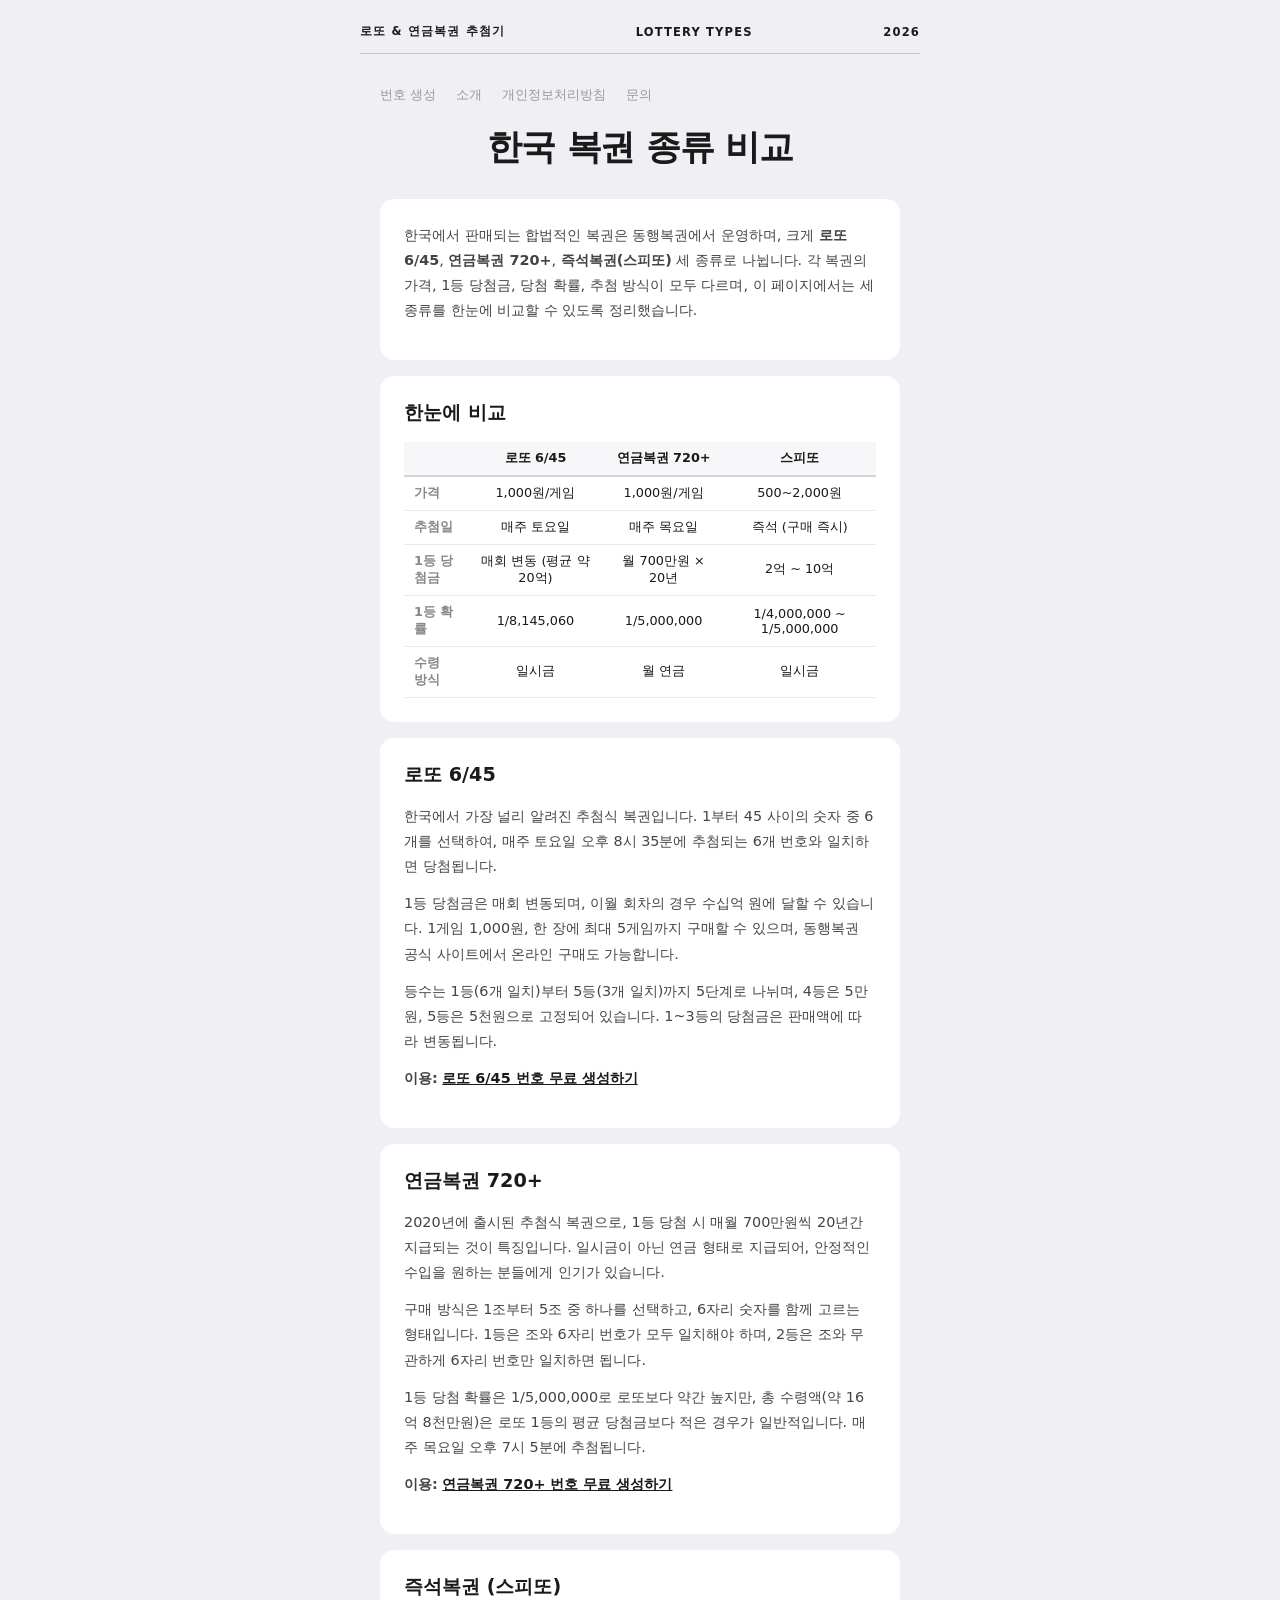
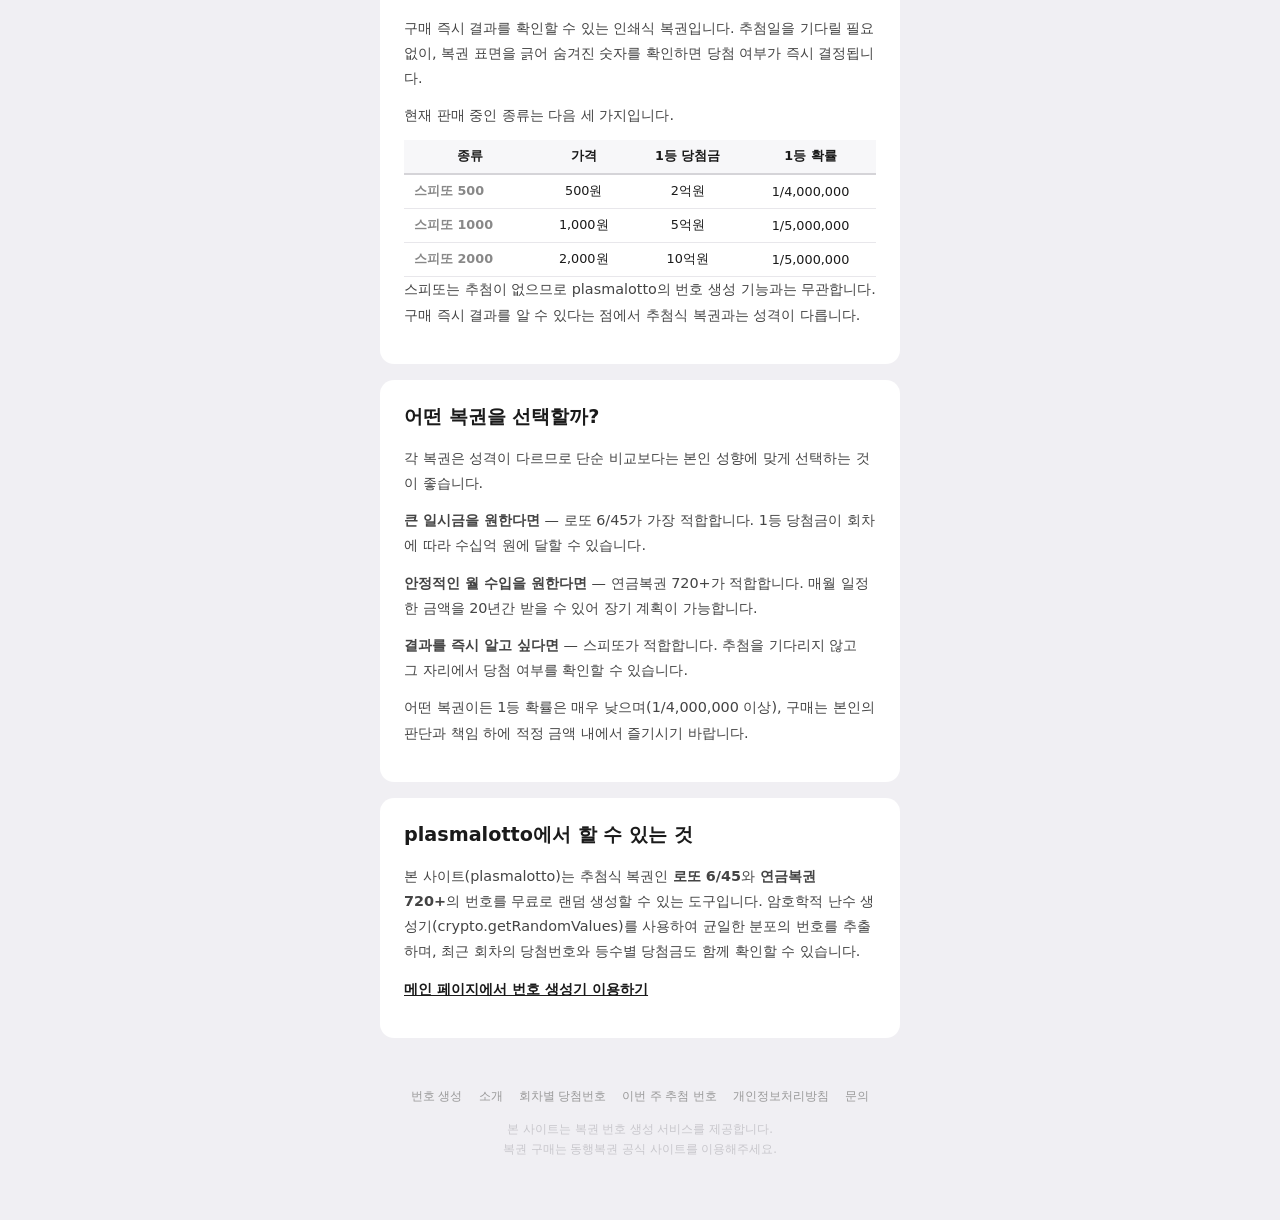
<file: lottery-types.html>
<!DOCTYPE html>
<html lang="ko">
<head>
    <meta charset="UTF-8">
    <meta name="viewport" content="width=device-width, initial-scale=1.0">
    <link rel="icon" type="image/svg+xml" href="favicon.svg">
    <link rel="apple-touch-icon" href="favicon.svg">
    <title>한국 복권 종류 비교 — 로또, 연금복권, 즉석복권</title>
    <meta name="description" content="한국에서 판매되는 복권 종류를 한눈에 비교. 로또 6/45, 연금복권 720+, 즉석복권 스피또의 가격, 1등 당첨금, 확률, 추첨 방식을 정리했습니다.">
    <meta name="keywords" content="복권 종류, 한국 복권, 로또 vs 연금복권, 즉석복권, 스피또, 복권 비교, 1등 당첨금, 복권 확률, 동행복권">
    <meta property="og:title" content="한국 복권 종류 비교 — 로또, 연금복권, 즉석복권">
    <meta property="og:description" content="로또 6/45, 연금복권 720+, 즉석복권 스피또의 가격, 당첨금, 확률을 한눈에 비교.">
    <meta property="og:type" content="article">
    <meta property="og:url" content="https://www.plasmalotto.com/lottery-types.html">
    <meta property="og:image" content="https://www.plasmalotto.com/og-image.png">
    <meta name="twitter:card" content="summary">
    <meta name="twitter:title" content="한국 복권 종류 비교 — 로또, 연금복권, 즉석복권">
    <meta name="twitter:description" content="한국 복권 3종의 가격, 당첨금, 확률을 한눈에 비교.">
    <link rel="canonical" href="https://www.plasmalotto.com/lottery-types.html">
    <script async src="https://pagead2.googlesyndication.com/pagead/js/adsbygoogle.js?client=ca-pub-9818455528660030" crossorigin="anonymous"></script>
    <link rel="stylesheet" href="css/style.css">
</head>
<body>
    <div class="top-header">
        <span>로또 & 연금복권 추첨기</span>
        <span>Lottery Types</span>
        <span>2026</span>
    </div>
    <div class="header-line"></div>

    <nav class="nav">
        <a href="index.html">번호 생성</a>
        <a href="about.html">소개</a>
        <a href="privacy.html">개인정보처리방침</a>
        <a href="contact.html">문의</a>
    </nav>

    <h1 class="site-title">한국 복권 종류 비교</h1>

    <div class="page-content">
        <div class="card">
            <p>한국에서 판매되는 합법적인 복권은 동행복권에서 운영하며, 크게 <strong>로또 6/45</strong>, <strong>연금복권 720+</strong>, <strong>즉석복권(스피또)</strong> 세 종류로 나뉩니다. 각 복권의 가격, 1등 당첨금, 당첨 확률, 추첨 방식이 모두 다르며, 이 페이지에서는 세 종류를 한눈에 비교할 수 있도록 정리했습니다.</p>
        </div>

        <div class="card">
            <h2>한눈에 비교</h2>
            <table class="compare-table">
                <thead>
                    <tr><th></th><th>로또 6/45</th><th>연금복권 720+</th><th>스피또</th></tr>
                </thead>
                <tbody>
                    <tr><td class="label">가격</td><td>1,000원/게임</td><td>1,000원/게임</td><td>500~2,000원</td></tr>
                    <tr><td class="label">추첨일</td><td>매주 토요일</td><td>매주 목요일</td><td>즉석 (구매 즉시)</td></tr>
                    <tr><td class="label">1등 당첨금</td><td>매회 변동 (평균 약 20억)</td><td>월 700만원 × 20년</td><td>2억 ~ 10억</td></tr>
                    <tr><td class="label">1등 확률</td><td>1/8,145,060</td><td>1/5,000,000</td><td>1/4,000,000 ~ 1/5,000,000</td></tr>
                    <tr><td class="label">수령 방식</td><td>일시금</td><td>월 연금</td><td>일시금</td></tr>
                </tbody>
            </table>
        </div>

        <div class="card">
            <h2>로또 6/45</h2>
            <p>한국에서 가장 널리 알려진 추첨식 복권입니다. 1부터 45 사이의 숫자 중 6개를 선택하여, 매주 토요일 오후 8시 35분에 추첨되는 6개 번호와 일치하면 당첨됩니다.</p>
            <p>1등 당첨금은 매회 변동되며, 이월 회차의 경우 수십억 원에 달할 수 있습니다. 1게임 1,000원, 한 장에 최대 5게임까지 구매할 수 있으며, 동행복권 공식 사이트에서 온라인 구매도 가능합니다.</p>
            <p>등수는 1등(6개 일치)부터 5등(3개 일치)까지 5단계로 나뉘며, 4등은 5만원, 5등은 5천원으로 고정되어 있습니다. 1~3등의 당첨금은 판매액에 따라 변동됩니다.</p>
            <p><strong>이용:</strong> <a href="index.html">로또 6/45 번호 무료 생성하기</a></p>
        </div>

        <div class="card">
            <h2>연금복권 720+</h2>
            <p>2020년에 출시된 추첨식 복권으로, 1등 당첨 시 매월 700만원씩 20년간 지급되는 것이 특징입니다. 일시금이 아닌 연금 형태로 지급되어, 안정적인 수입을 원하는 분들에게 인기가 있습니다.</p>
            <p>구매 방식은 1조부터 5조 중 하나를 선택하고, 6자리 숫자를 함께 고르는 형태입니다. 1등은 조와 6자리 번호가 모두 일치해야 하며, 2등은 조와 무관하게 6자리 번호만 일치하면 됩니다.</p>
            <p>1등 당첨 확률은 1/5,000,000로 로또보다 약간 높지만, 총 수령액(약 16억 8천만원)은 로또 1등의 평균 당첨금보다 적은 경우가 일반적입니다. 매주 목요일 오후 7시 5분에 추첨됩니다.</p>
            <p><strong>이용:</strong> <a href="index.html">연금복권 720+ 번호 무료 생성하기</a></p>
        </div>

        <div class="card">
            <h2>즉석복권 (스피또)</h2>
            <p>구매 즉시 결과를 확인할 수 있는 인쇄식 복권입니다. 추첨일을 기다릴 필요 없이, 복권 표면을 긁어 숨겨진 숫자를 확인하면 당첨 여부가 즉시 결정됩니다.</p>
            <p>현재 판매 중인 종류는 다음 세 가지입니다.</p>
            <table class="compare-table">
                <thead>
                    <tr><th>종류</th><th>가격</th><th>1등 당첨금</th><th>1등 확률</th></tr>
                </thead>
                <tbody>
                    <tr><td class="label">스피또 500</td><td>500원</td><td>2억원</td><td>1/4,000,000</td></tr>
                    <tr><td class="label">스피또 1000</td><td>1,000원</td><td>5억원</td><td>1/5,000,000</td></tr>
                    <tr><td class="label">스피또 2000</td><td>2,000원</td><td>10억원</td><td>1/5,000,000</td></tr>
                </tbody>
            </table>
            <p>스피또는 추첨이 없으므로 plasmalotto의 번호 생성 기능과는 무관합니다. 구매 즉시 결과를 알 수 있다는 점에서 추첨식 복권과는 성격이 다릅니다.</p>
        </div>

        <div class="card">
            <h2>어떤 복권을 선택할까?</h2>
            <p>각 복권은 성격이 다르므로 단순 비교보다는 본인 성향에 맞게 선택하는 것이 좋습니다.</p>
            <p><strong>큰 일시금을 원한다면</strong> — 로또 6/45가 가장 적합합니다. 1등 당첨금이 회차에 따라 수십억 원에 달할 수 있습니다.</p>
            <p><strong>안정적인 월 수입을 원한다면</strong> — 연금복권 720+가 적합합니다. 매월 일정한 금액을 20년간 받을 수 있어 장기 계획이 가능합니다.</p>
            <p><strong>결과를 즉시 알고 싶다면</strong> — 스피또가 적합합니다. 추첨을 기다리지 않고 그 자리에서 당첨 여부를 확인할 수 있습니다.</p>
            <p>어떤 복권이든 1등 확률은 매우 낮으며(1/4,000,000 이상), 구매는 본인의 판단과 책임 하에 적정 금액 내에서 즐기시기 바랍니다.</p>
        </div>

        <div class="card">
            <h2>plasmalotto에서 할 수 있는 것</h2>
            <p>본 사이트(plasmalotto)는 추첨식 복권인 <strong>로또 6/45</strong>와 <strong>연금복권 720+</strong>의 번호를 무료로 랜덤 생성할 수 있는 도구입니다. 암호학적 난수 생성기(crypto.getRandomValues)를 사용하여 균일한 분포의 번호를 추출하며, 최근 회차의 당첨번호와 등수별 당첨금도 함께 확인할 수 있습니다.</p>
            <p><a href="index.html">메인 페이지에서 번호 생성기 이용하기</a></p>
        </div>
    </div>

    <footer>
        <div class="footer-links">
            <a href="index.html">번호 생성</a>
            <a href="about.html">소개</a>
            <a href="winning-history.html">회차별 당첨번호</a>
            <a href="weekly-numbers.html">이번 주 추첨 번호</a>
            <a href="privacy.html">개인정보처리방침</a>
            <a href="contact.html">문의</a>
        </div>
        <p>본 사이트는 복권 번호 생성 서비스를 제공합니다.</p>
        <p>복권 구매는 동행복권 공식 사이트를 이용해주세요.</p>
    </footer>

    <script type="application/ld+json">
    {
        "@context": "https://schema.org",
        "@type": "Article",
        "headline": "한국 복권 종류 비교 — 로또, 연금복권, 즉석복권",
        "description": "한국에서 판매되는 복권 3종(로또 6/45, 연금복권 720+, 스피또)의 가격, 1등 당첨금, 확률, 추첨 방식 비교.",
        "author": {
            "@type": "Organization",
            "name": "plasmalotto",
            "url": "https://www.plasmalotto.com"
        },
        "publisher": {
            "@type": "Organization",
            "name": "plasmalotto",
            "url": "https://www.plasmalotto.com",
            "logo": {
                "@type": "ImageObject",
                "url": "https://www.plasmalotto.com/favicon.svg"
            }
        },
        "datePublished": "2026-04-06",
        "dateModified": "2026-04-06",
        "inLanguage": "ko",
        "mainEntityOfPage": {
            "@type": "WebPage",
            "@id": "https://www.plasmalotto.com/lottery-types.html"
        }
    }
    </script>
    <script type="application/ld+json">
    {
        "@context": "https://schema.org",
        "@type": "BreadcrumbList",
        "itemListElement": [
            {
                "@type": "ListItem",
                "position": 1,
                "name": "홈",
                "item": "https://www.plasmalotto.com/"
            },
            {
                "@type": "ListItem",
                "position": 2,
                "name": "한국 복권 종류 비교",
                "item": "https://www.plasmalotto.com/lottery-types.html"
            }
        ]
    }
    </script>
</body>
</html>
</file>
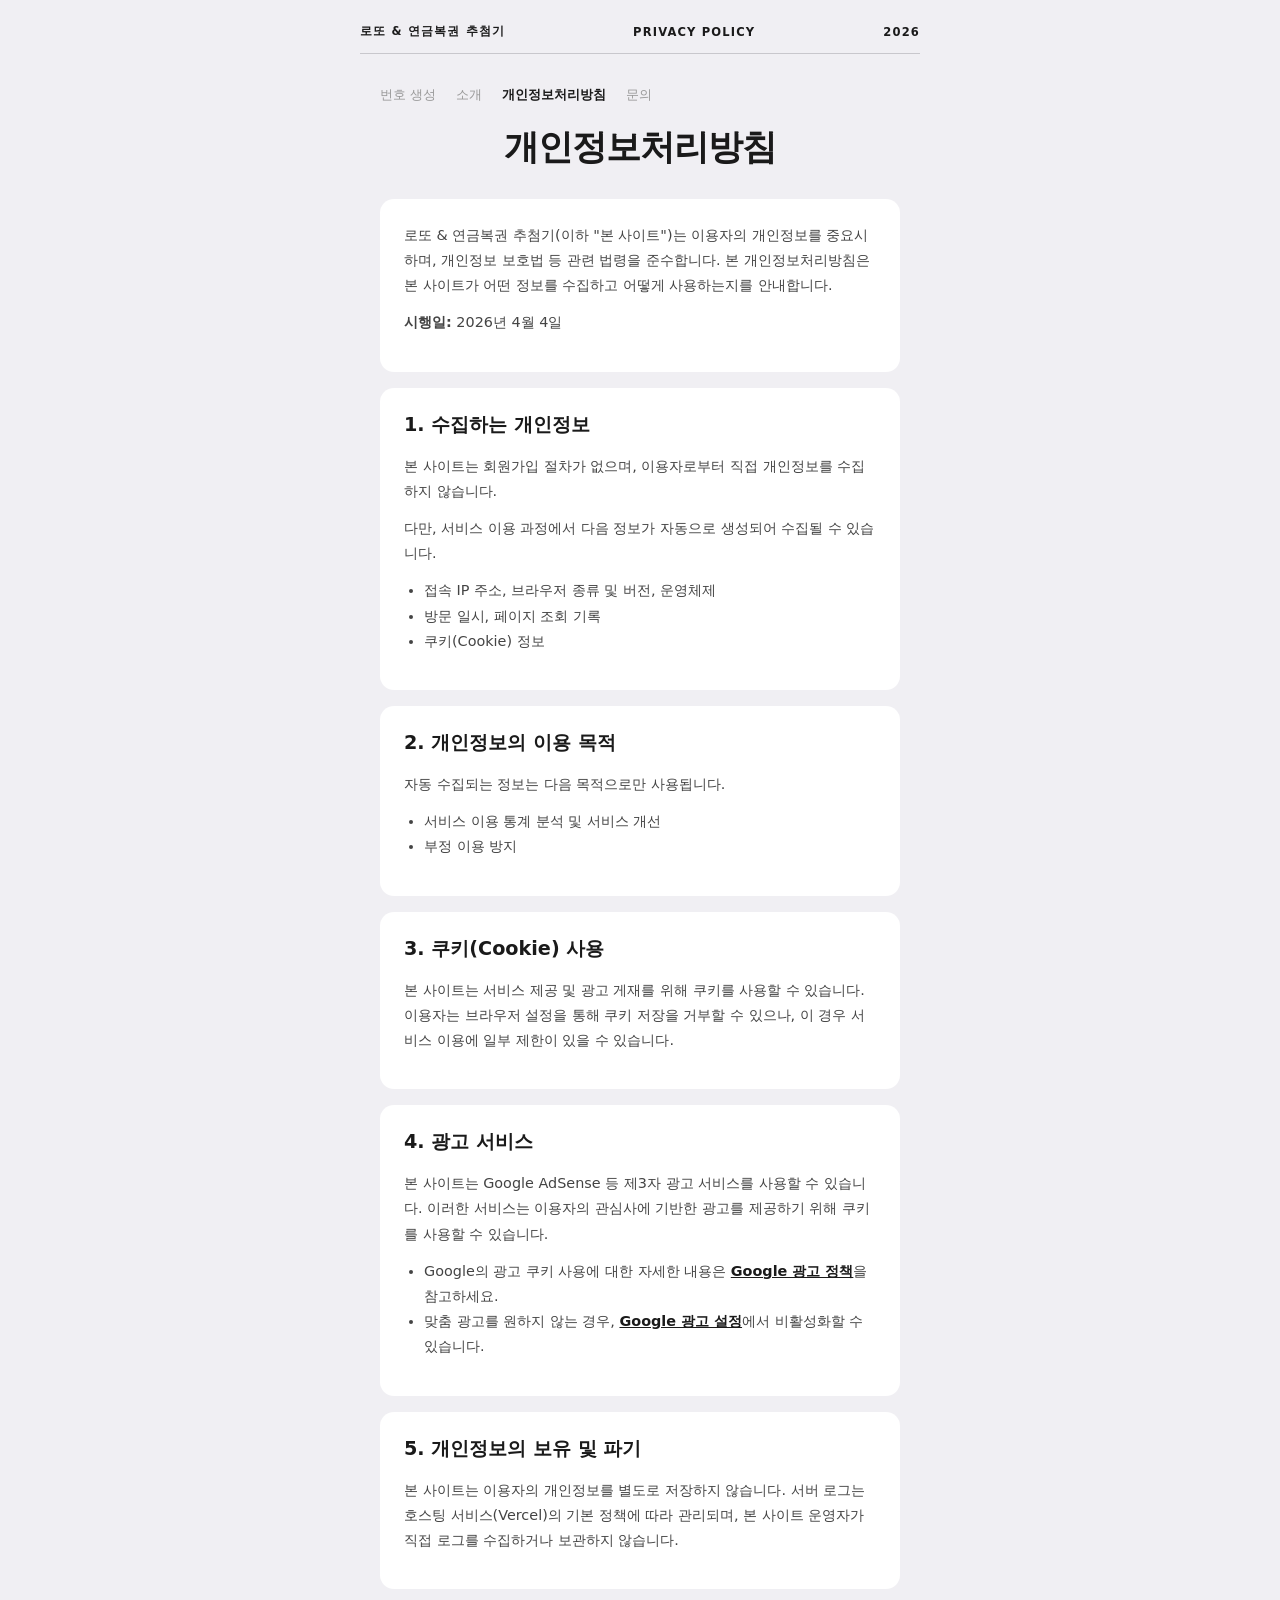
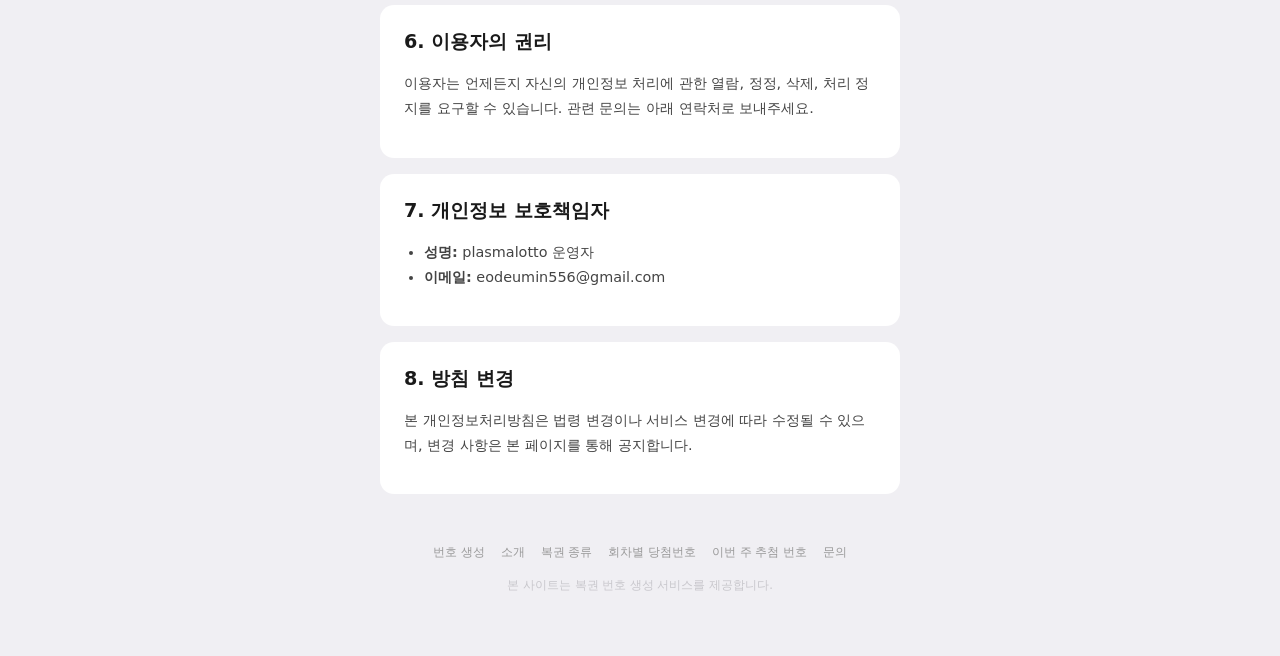
<file: privacy.html>
<!DOCTYPE html>
<html lang="ko">
<head>
    <meta charset="UTF-8">
    <meta name="viewport" content="width=device-width, initial-scale=1.0">
    <link rel="icon" type="image/svg+xml" href="favicon.svg">
    <link rel="apple-touch-icon" href="favicon.svg">
    <title>개인정보처리방침 — 로또 & 연금복권 추첨기</title>
    <meta name="description" content="로또 & 연금복권 추첨기의 개인정보처리방침입니다.">
    <meta property="og:title" content="개인정보처리방침 — 로또 & 연금복권 추첨기">
    <meta property="og:description" content="로또 & 연금복권 추첨기의 개인정보처리방침입니다.">
    <meta property="og:type" content="website">
    <meta property="og:url" content="https://www.plasmalotto.com/privacy.html">
    <meta property="og:image" content="https://www.plasmalotto.com/og-image.png">
    <meta name="twitter:card" content="summary">
    <meta name="twitter:title" content="개인정보처리방침 — 로또 & 연금복권 추첨기">
    <meta name="twitter:description" content="로또 & 연금복권 추첨기의 개인정보처리방침입니다.">
    <link rel="canonical" href="https://www.plasmalotto.com/privacy.html">
    <script async src="https://pagead2.googlesyndication.com/pagead/js/adsbygoogle.js?client=ca-pub-9818455528660030" crossorigin="anonymous"></script>
    <link rel="stylesheet" href="css/style.css">
</head>
<body>
    <div class="top-header">
        <span>로또 & 연금복권 추첨기</span>
        <span>Privacy Policy</span>
        <span>2026</span>
    </div>
    <div class="header-line"></div>

    <nav class="nav">
        <a href="index.html">번호 생성</a>
        <a href="about.html">소개</a>
        <a href="privacy.html" class="active">개인정보처리방침</a>
        <a href="contact.html">문의</a>
    </nav>

    <h1 class="site-title">개인정보처리방침</h1>

    <div class="page-content">
        <div class="card">
            <p>로또 & 연금복권 추첨기(이하 "본 사이트")는 이용자의 개인정보를 중요시하며, 개인정보 보호법 등 관련 법령을 준수합니다. 본 개인정보처리방침은 본 사이트가 어떤 정보를 수집하고 어떻게 사용하는지를 안내합니다.</p>
            <p><strong>시행일:</strong> 2026년 4월 4일</p>
        </div>

        <div class="card">
            <h2>1. 수집하는 개인정보</h2>
            <p>본 사이트는 회원가입 절차가 없으며, 이용자로부터 직접 개인정보를 수집하지 않습니다.</p>
            <p>다만, 서비스 이용 과정에서 다음 정보가 자동으로 생성되어 수집될 수 있습니다.</p>
            <ul>
                <li>접속 IP 주소, 브라우저 종류 및 버전, 운영체제</li>
                <li>방문 일시, 페이지 조회 기록</li>
                <li>쿠키(Cookie) 정보</li>
            </ul>
        </div>

        <div class="card">
            <h2>2. 개인정보의 이용 목적</h2>
            <p>자동 수집되는 정보는 다음 목적으로만 사용됩니다.</p>
            <ul>
                <li>서비스 이용 통계 분석 및 서비스 개선</li>
                <li>부정 이용 방지</li>
            </ul>
        </div>

        <div class="card">
            <h2>3. 쿠키(Cookie) 사용</h2>
            <p>본 사이트는 서비스 제공 및 광고 게재를 위해 쿠키를 사용할 수 있습니다. 이용자는 브라우저 설정을 통해 쿠키 저장을 거부할 수 있으나, 이 경우 서비스 이용에 일부 제한이 있을 수 있습니다.</p>
        </div>

        <div class="card">
            <h2>4. 광고 서비스</h2>
            <p>본 사이트는 Google AdSense 등 제3자 광고 서비스를 사용할 수 있습니다. 이러한 서비스는 이용자의 관심사에 기반한 광고를 제공하기 위해 쿠키를 사용할 수 있습니다.</p>
            <ul>
                <li>Google의 광고 쿠키 사용에 대한 자세한 내용은 <a href="https://policies.google.com/technologies/ads?hl=ko" target="_blank" rel="noopener">Google 광고 정책</a>을 참고하세요.</li>
                <li>맞춤 광고를 원하지 않는 경우, <a href="https://adssettings.google.com" target="_blank" rel="noopener">Google 광고 설정</a>에서 비활성화할 수 있습니다.</li>
            </ul>
        </div>

        <div class="card">
            <h2>5. 개인정보의 보유 및 파기</h2>
            <p>본 사이트는 이용자의 개인정보를 별도로 저장하지 않습니다. 서버 로그는 호스팅 서비스(Vercel)의 기본 정책에 따라 관리되며, 본 사이트 운영자가 직접 로그를 수집하거나 보관하지 않습니다.</p>
        </div>

        <div class="card">
            <h2>6. 이용자의 권리</h2>
            <p>이용자는 언제든지 자신의 개인정보 처리에 관한 열람, 정정, 삭제, 처리 정지를 요구할 수 있습니다. 관련 문의는 아래 연락처로 보내주세요.</p>
        </div>

        <div class="card">
            <h2>7. 개인정보 보호책임자</h2>
            <ul>
                <li><strong>성명:</strong> plasmalotto 운영자</li>
                <li><strong>이메일:</strong> eodeumin556@gmail.com</li>
            </ul>
        </div>

        <div class="card">
            <h2>8. 방침 변경</h2>
            <p>본 개인정보처리방침은 법령 변경이나 서비스 변경에 따라 수정될 수 있으며, 변경 사항은 본 페이지를 통해 공지합니다.</p>
        </div>
    </div>

    <footer>
        <div class="footer-links">
            <a href="index.html">번호 생성</a>
            <a href="about.html">소개</a>
            <a href="lottery-types.html">복권 종류</a>
            <a href="winning-history.html">회차별 당첨번호</a>
            <a href="weekly-numbers.html">이번 주 추첨 번호</a>
            <a href="contact.html">문의</a>
        </div>
        <p>본 사이트는 복권 번호 생성 서비스를 제공합니다.</p>
    </footer>
</body>
</html>
</file>
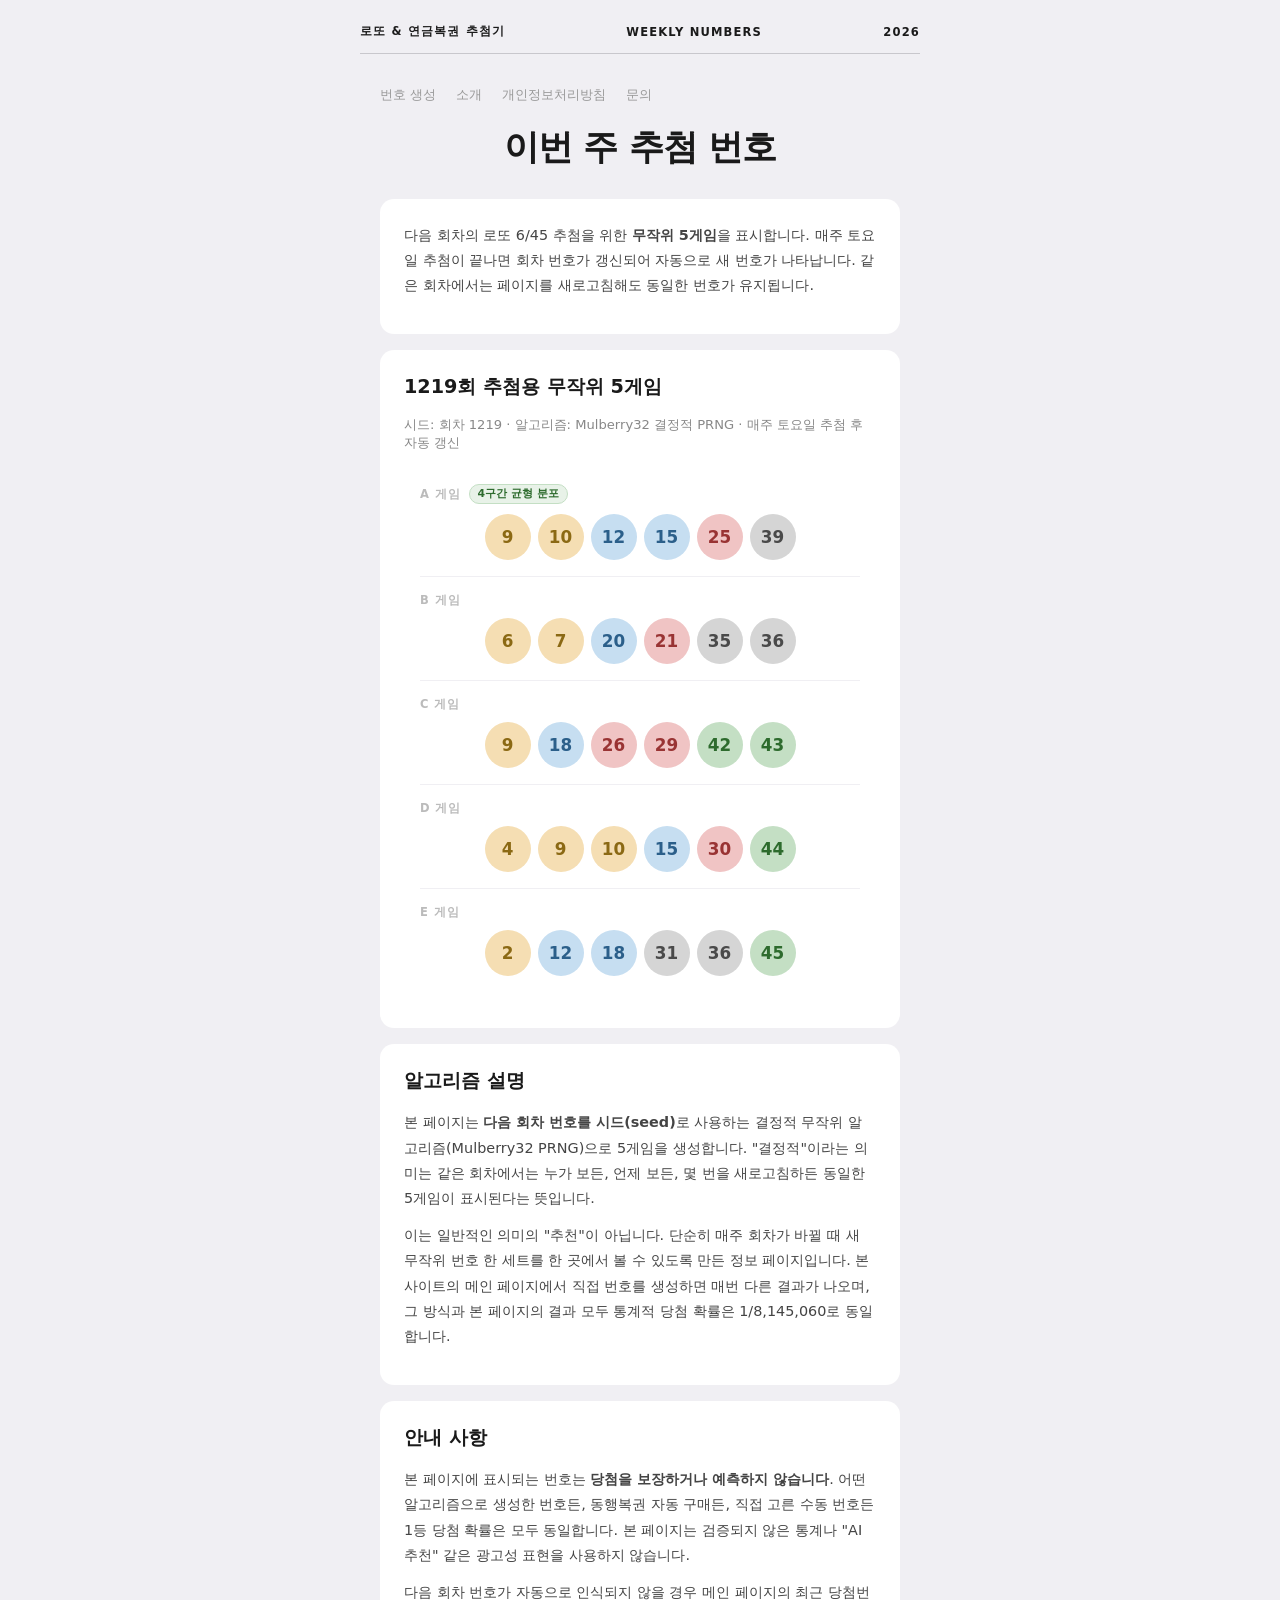
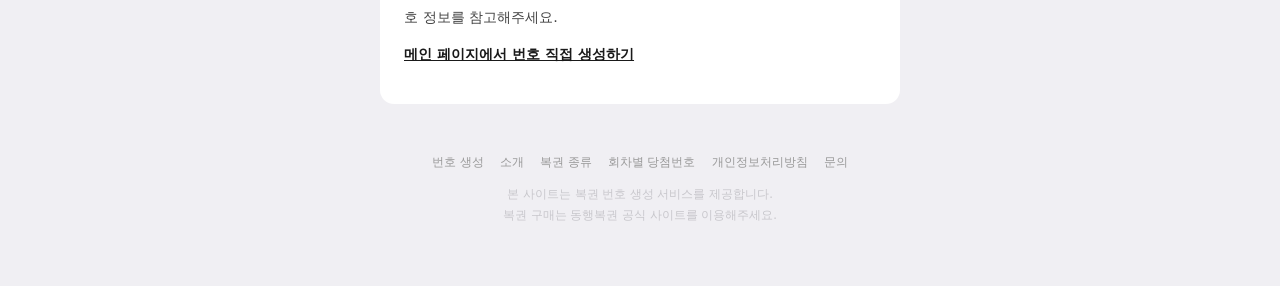
<file: weekly-numbers.html>
<!DOCTYPE html>
<html lang="ko">
<head>
    <meta charset="UTF-8">
    <meta name="viewport" content="width=device-width, initial-scale=1.0">
    <link rel="icon" type="image/svg+xml" href="favicon.svg">
    <link rel="apple-touch-icon" href="favicon.svg">
    <title>이번 주 추첨 번호 — 다음 회차 무작위 5게임</title>
    <meta name="description" content="이번 주 로또 6/45 다음 회차를 위한 무작위 추첨 번호 5게임. 회차 번호 시드 기반의 결정적 난수 알고리즘으로 매주 자동 갱신됩니다. 당첨을 보장하지 않는 정보 도구입니다.">
    <meta name="keywords" content="이번 주 로또 번호, 다음 회차 번호, 주간 로또 추첨, 무작위 로또 번호, 로또 자동 추첨, 이번 주 추첨">
    <meta property="og:title" content="이번 주 추첨 번호 — 다음 회차 무작위 5게임">
    <meta property="og:description" content="다음 회차를 위한 무작위 추첨 번호 5게임. 매주 자동 갱신.">
    <meta property="og:type" content="article">
    <meta property="og:url" content="https://www.plasmalotto.com/weekly-numbers.html">
    <meta property="og:image" content="https://www.plasmalotto.com/og-image.png">
    <meta name="twitter:card" content="summary">
    <meta name="twitter:title" content="이번 주 추첨 번호 — 다음 회차 무작위 5게임">
    <meta name="twitter:description" content="다음 회차를 위한 무작위 추첨 번호 5게임. 매주 자동 갱신.">
    <link rel="canonical" href="https://www.plasmalotto.com/weekly-numbers.html">
    <script async src="https://pagead2.googlesyndication.com/pagead/js/adsbygoogle.js?client=ca-pub-9818455528660030" crossorigin="anonymous"></script>
    <link rel="stylesheet" href="css/style.css">
</head>
<body>
    <div class="top-header">
        <span>로또 & 연금복권 추첨기</span>
        <span>Weekly Numbers</span>
        <span>2026</span>
    </div>
    <div class="header-line"></div>

    <nav class="nav">
        <a href="index.html">번호 생성</a>
        <a href="about.html">소개</a>
        <a href="privacy.html">개인정보처리방침</a>
        <a href="contact.html">문의</a>
    </nav>

    <h1 class="site-title">이번 주 추첨 번호</h1>

    <div class="page-content">
        <div class="card">
            <p id="weekly-intro">다음 회차의 로또 6/45 추첨을 위한 <strong>무작위 5게임</strong>을 표시합니다. 매주 토요일 추첨이 끝나면 회차 번호가 갱신되어 자동으로 새 번호가 나타납니다. 같은 회차에서는 페이지를 새로고침해도 동일한 번호가 유지됩니다.</p>
        </div>

        <div class="card">
            <h2 id="weekly-title">다음 회차 무작위 추첨</h2>
            <div class="history-info" id="weekly-meta">불러오는 중...</div>
            <div id="weekly-results" class="results-card"></div>
        </div>

        <div class="card">
            <h2>알고리즘 설명</h2>
            <p>본 페이지는 <strong>다음 회차 번호를 시드(seed)</strong>로 사용하는 결정적 무작위 알고리즘(Mulberry32 PRNG)으로 5게임을 생성합니다. "결정적"이라는 의미는 같은 회차에서는 누가 보든, 언제 보든, 몇 번을 새로고침하든 동일한 5게임이 표시된다는 뜻입니다.</p>
            <p>이는 일반적인 의미의 "추천"이 아닙니다. 단순히 매주 회차가 바뀔 때 새 무작위 번호 한 세트를 한 곳에서 볼 수 있도록 만든 정보 페이지입니다. 본 사이트의 메인 페이지에서 직접 번호를 생성하면 매번 다른 결과가 나오며, 그 방식과 본 페이지의 결과 모두 통계적 당첨 확률은 1/8,145,060로 동일합니다.</p>
        </div>

        <div class="card">
            <h2>안내 사항</h2>
            <p>본 페이지에 표시되는 번호는 <strong>당첨을 보장하거나 예측하지 않습니다</strong>. 어떤 알고리즘으로 생성한 번호든, 동행복권 자동 구매든, 직접 고른 수동 번호든 1등 당첨 확률은 모두 동일합니다. 본 페이지는 검증되지 않은 통계나 "AI 추천" 같은 광고성 표현을 사용하지 않습니다.</p>
            <p>다음 회차 번호가 자동으로 인식되지 않을 경우 메인 페이지의 최근 당첨번호 정보를 참고해주세요.</p>
            <p><a href="index.html">메인 페이지에서 번호 직접 생성하기</a></p>
        </div>
    </div>

    <footer>
        <div class="footer-links">
            <a href="index.html">번호 생성</a>
            <a href="about.html">소개</a>
            <a href="lottery-types.html">복권 종류</a>
            <a href="winning-history.html">회차별 당첨번호</a>
            <a href="privacy.html">개인정보처리방침</a>
            <a href="contact.html">문의</a>
        </div>
        <p>본 사이트는 복권 번호 생성 서비스를 제공합니다.</p>
        <p>복권 구매는 동행복권 공식 사이트를 이용해주세요.</p>
    </footer>

    <script type="application/ld+json">
    {
        "@context": "https://schema.org",
        "@type": "WebPage",
        "name": "이번 주 추첨 번호",
        "url": "https://www.plasmalotto.com/weekly-numbers.html",
        "description": "다음 회차의 로또 6/45를 위한 무작위 추첨 번호 5게임. 회차 번호 시드 기반 결정적 PRNG. 매주 자동 갱신.",
        "inLanguage": "ko",
        "isPartOf": {
            "@type": "WebSite",
            "name": "plasmalotto",
            "url": "https://www.plasmalotto.com"
        },
        "publisher": {
            "@type": "Organization",
            "name": "plasmalotto",
            "url": "https://www.plasmalotto.com"
        }
    }
    </script>
    <script type="application/ld+json">
    {
        "@context": "https://schema.org",
        "@type": "BreadcrumbList",
        "itemListElement": [
            {
                "@type": "ListItem",
                "position": 1,
                "name": "홈",
                "item": "https://www.plasmalotto.com/"
            },
            {
                "@type": "ListItem",
                "position": 2,
                "name": "이번 주 추첨 번호",
                "item": "https://www.plasmalotto.com/weekly-numbers.html"
            }
        ]
    }
    </script>

    <script>
        // ── Mulberry32: 결정적 PRNG (시드 기반 무작위) ──
        // 같은 시드(회차 번호)에서는 항상 같은 시퀀스 생성
        function mulberry32(seed) {
            return function() {
                seed |= 0; seed = seed + 0x6D2B79F5 | 0;
                var t = seed;
                t = Math.imul(t ^ t >>> 15, t | 1);
                t ^= t + Math.imul(t ^ t >>> 7, t | 61);
                return ((t ^ t >>> 14) >>> 0) / 4294967296;
            };
        }

        // ── 시드 기반 1~45 중 6개 추출 (rejection sampling) ──
        function generateLottoFromSeed(rng) {
            var numbers = [];
            while (numbers.length < 6) {
                var n = Math.floor(rng() * 45) + 1;
                if (numbers.indexOf(n) === -1) numbers.push(n);
            }
            return numbers.sort(function(a, b) { return a - b; });
        }

        function getBallClass(num) {
            if (num <= 10) return 'range-1';
            if (num <= 20) return 'range-2';
            if (num <= 30) return 'range-3';
            if (num <= 40) return 'range-4';
            return 'range-5';
        }

        // ── 균형 게임 분석 (winning-history.html과 동일 알고리즘) ──
        function findBalancedGame(games) {
            var ranges = ['range-1','range-2','range-3','range-4','range-5'];
            var bestIdx = -1;
            var bestColors = -1;
            var bestVariance = Infinity;

            games.forEach(function(game, idx) {
                var colorSet = {};
                game.numbers.forEach(function(n) {
                    var cls = getBallClass(n);
                    colorSet[cls] = (colorSet[cls] || 0) + 1;
                });
                var colorCount = Object.keys(colorSet).length;
                var variance = 0;
                ranges.forEach(function(r) {
                    var c = colorSet[r] || 0;
                    variance += (c - 1.2) * (c - 1.2);
                });
                variance /= 5;

                if (colorCount > bestColors ||
                    (colorCount === bestColors && variance < bestVariance)) {
                    bestColors = colorCount;
                    bestVariance = variance;
                    bestIdx = idx;
                }
            });
            return { idx: bestIdx, colors: bestColors };
        }

        // ── 다음 회차 번호 가져오기 → 5게임 생성 → 표시 ──
        function loadWeeklyNumbers() {
            fetch('data/lotto.json')
                .then(function(r) { return r.json(); })
                .then(function(data) {
                    var rounds = data.rounds || [];
                    if (rounds.length === 0) throw new Error('no rounds');

                    var latestRound = rounds[0].round;
                    var nextRound = latestRound + 1;
                    renderWeekly(nextRound);
                })
                .catch(function() {
                    document.getElementById('weekly-meta').textContent = '';
                    document.getElementById('weekly-results').innerHTML =
                        '<p style="color:#999;text-align:center;padding:24px 0;font-size:0.85rem;">회차 정보를 불러올 수 없습니다.</p>';
                });
        }

        function renderWeekly(nextRound) {
            // 시드 = 회차 번호 (결정적)
            var rng = mulberry32(nextRound * 2654435769);

            var games = [];
            for (var g = 0; g < 5; g++) {
                games.push({ numbers: generateLottoFromSeed(rng) });
            }

            // 메타 정보
            document.getElementById('weekly-title').textContent = nextRound + '회 추첨용 무작위 5게임';
            document.getElementById('weekly-meta').textContent =
                '시드: 회차 ' + nextRound + ' · 알고리즘: Mulberry32 결정적 PRNG · 매주 토요일 추첨 후 자동 갱신';

            // 5게임 렌더링
            var container = document.getElementById('weekly-results');
            container.innerHTML = '';
            var wrappers = [];

            games.forEach(function(game, g) {
                var wrapper = document.createElement('div');
                wrapper.className = 'multi-result';
                wrappers.push(wrapper);

                var label = document.createElement('div');
                label.className = 'game-label';
                label.textContent = String.fromCharCode(65 + g) + ' 게임';
                wrapper.appendChild(label);

                var balls = document.createElement('div');
                balls.className = 'lotto-balls';
                game.numbers.forEach(function(num) {
                    var ball = document.createElement('div');
                    ball.className = 'ball static ' + getBallClass(num);
                    ball.textContent = num;
                    balls.appendChild(ball);
                });
                wrapper.appendChild(balls);
                container.appendChild(wrapper);
            });

            // 균형 게임 라벨 (4구간 이상일 때만)
            var balanced = findBalancedGame(games);
            if (balanced.idx >= 0 && balanced.colors >= 4) {
                var label = wrappers[balanced.idx].querySelector('.game-label');
                if (label) {
                    var badge = document.createElement('span');
                    badge.className = 'balance-badge';
                    badge.textContent = balanced.colors + '구간 균형 분포';
                    label.appendChild(badge);
                }
            }
        }

        loadWeeklyNumbers();
    </script>
</body>
</html>
</file>
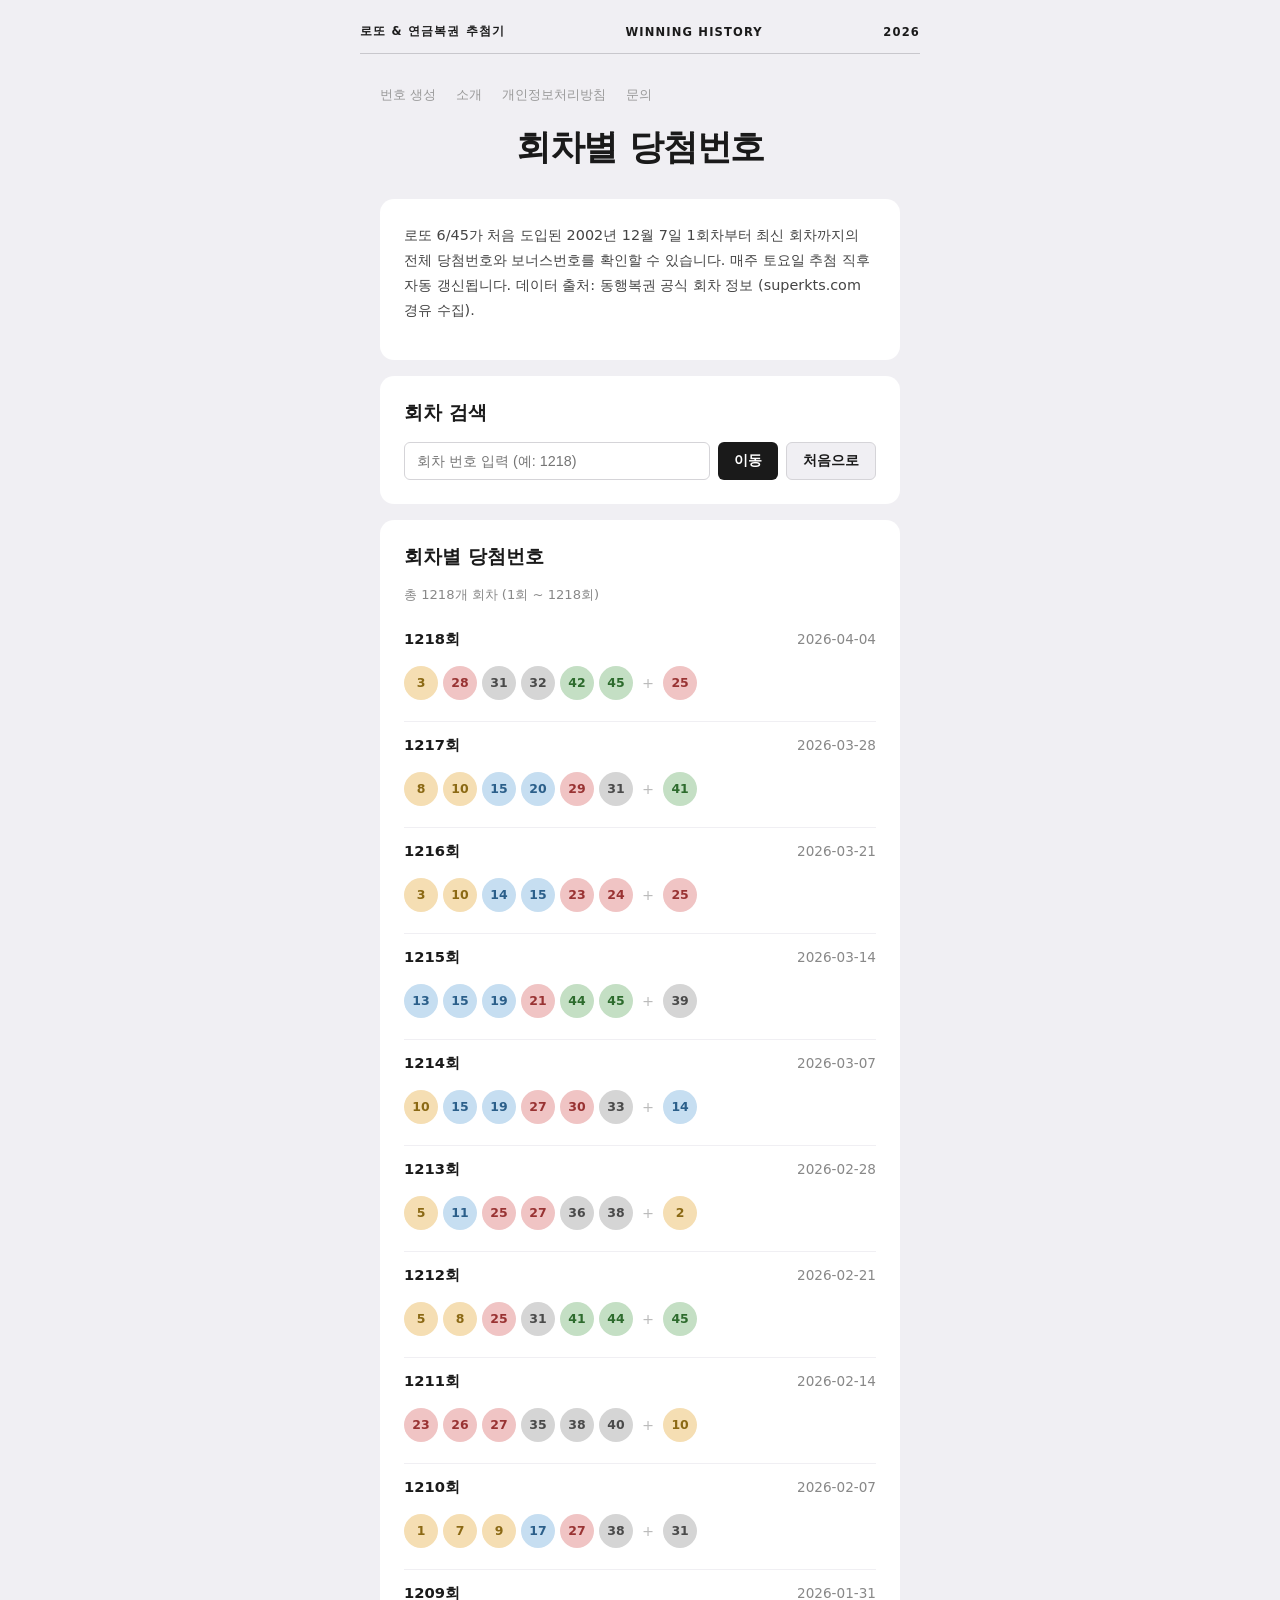
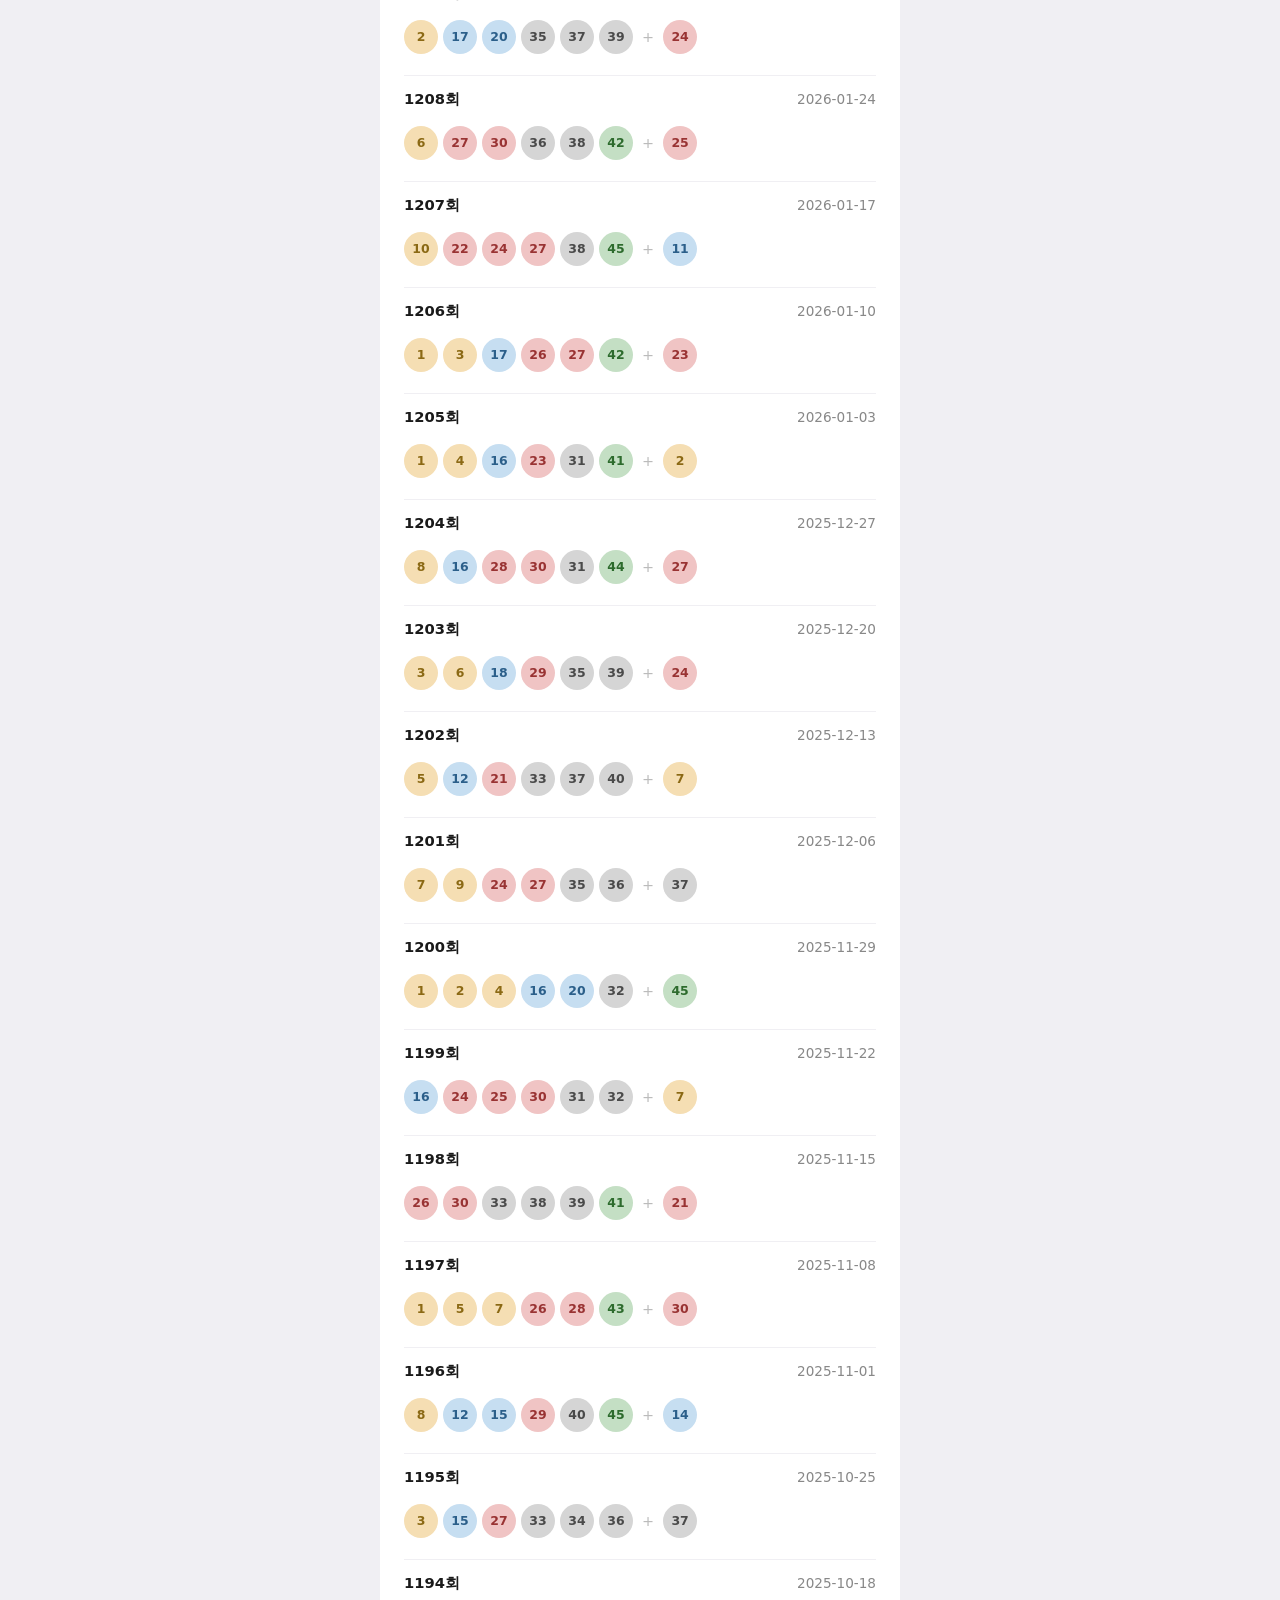
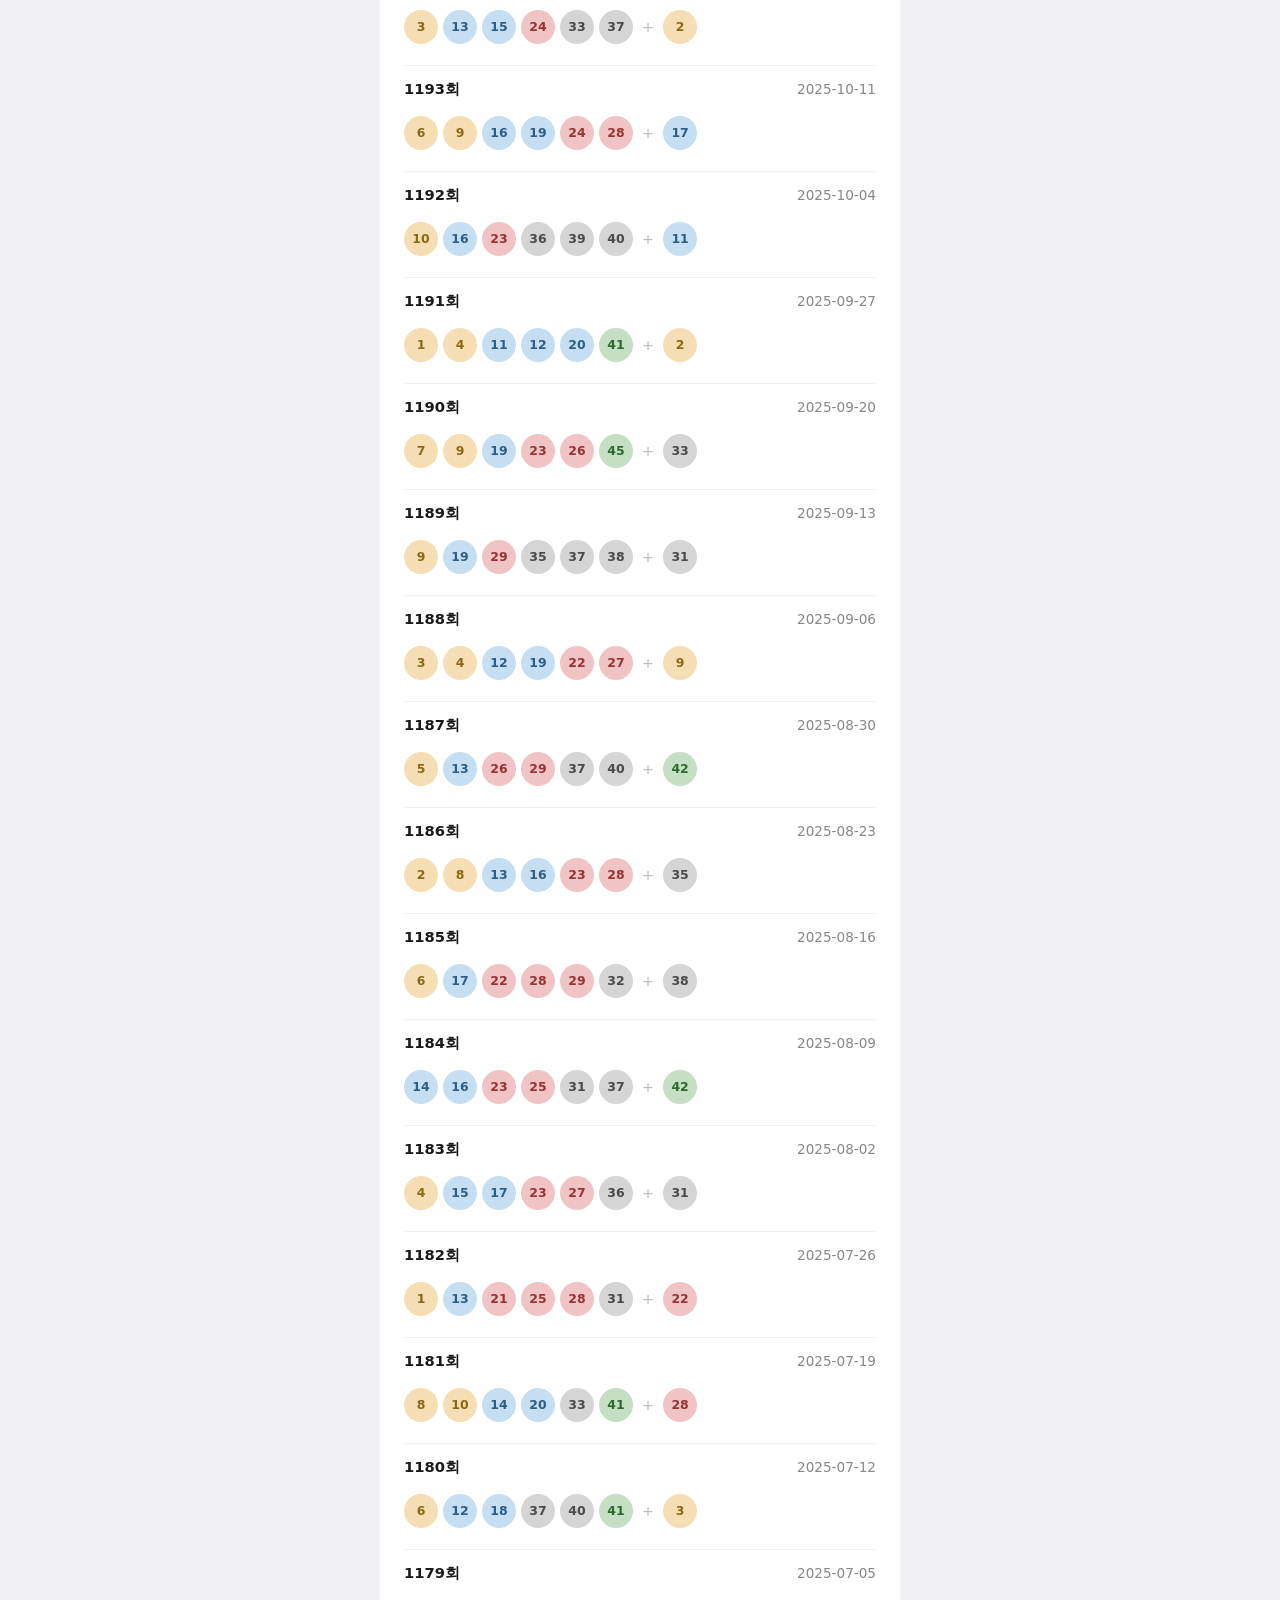
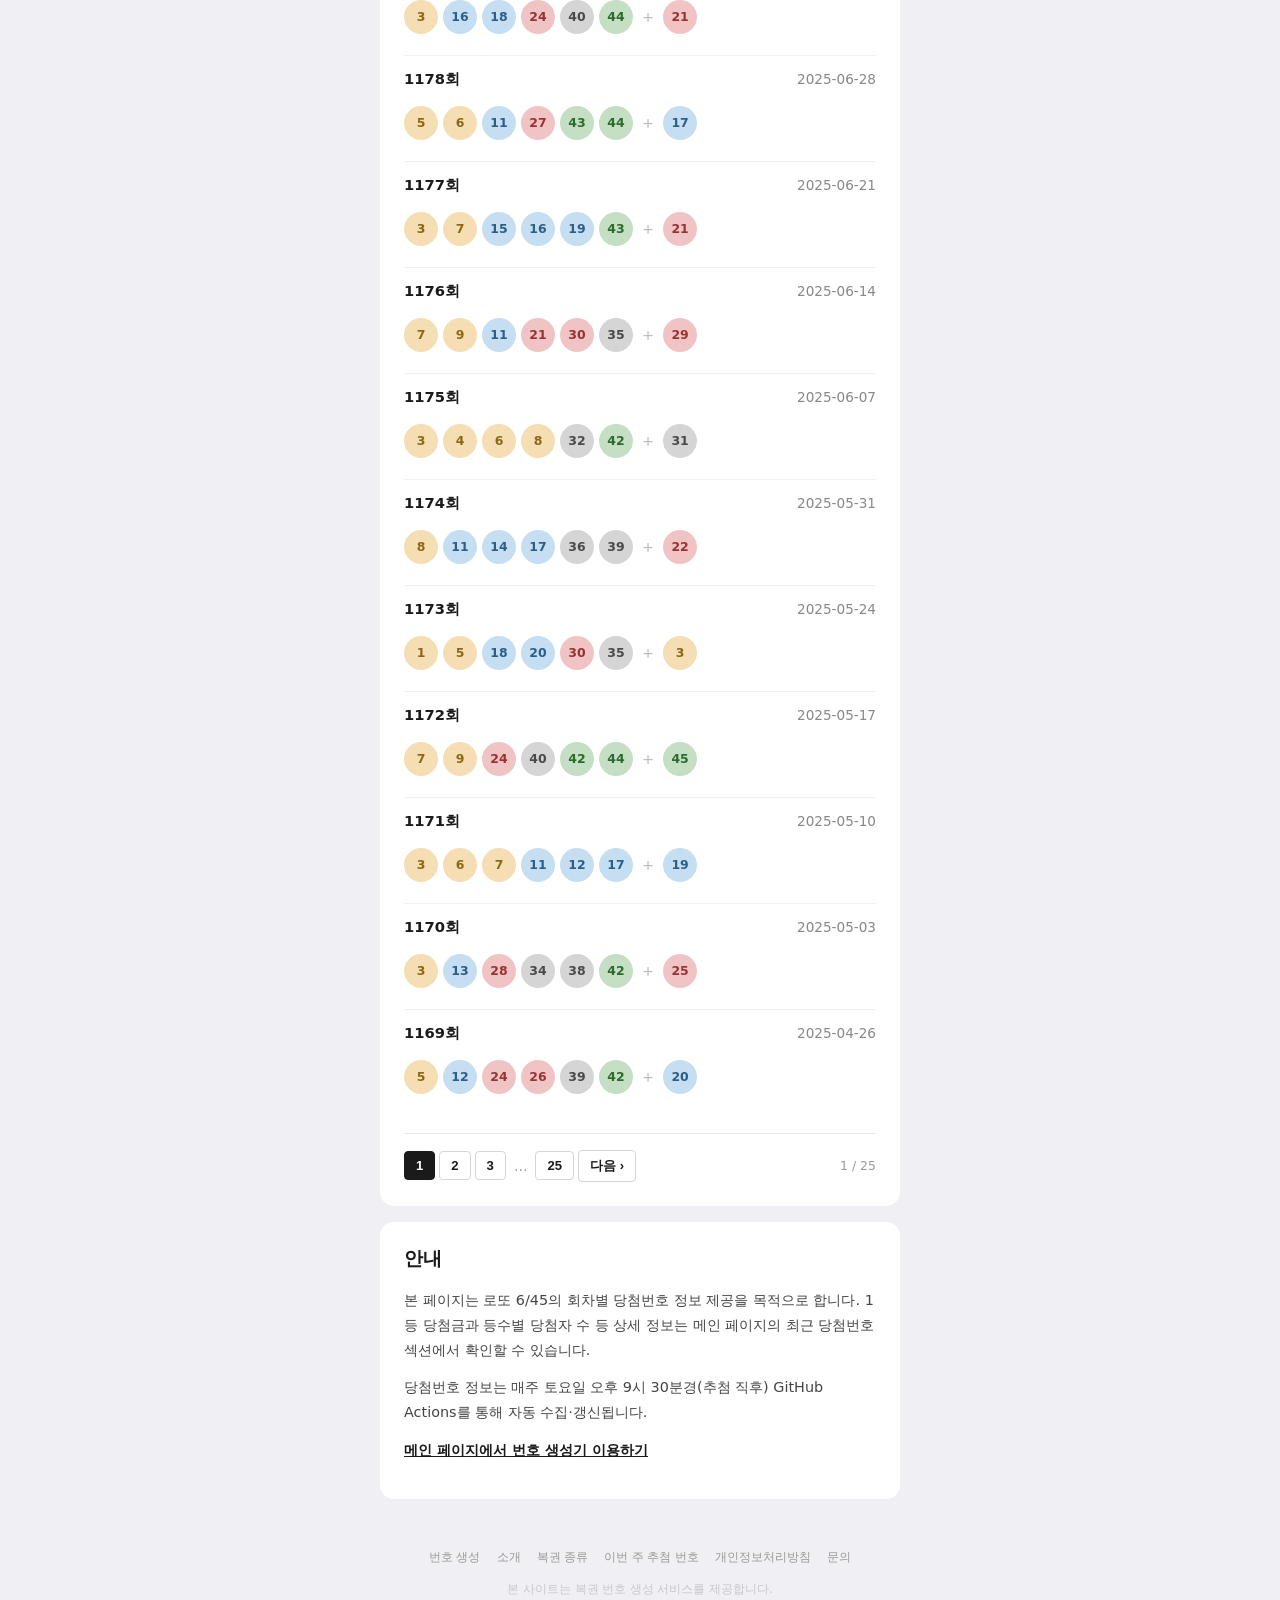
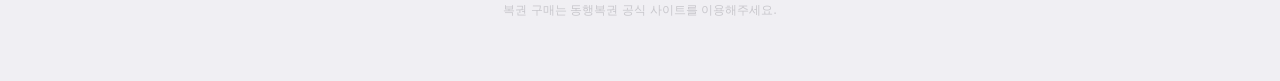
<file: winning-history.html>
<!DOCTYPE html>
<html lang="ko">
<head>
    <meta charset="UTF-8">
    <meta name="viewport" content="width=device-width, initial-scale=1.0">
    <link rel="icon" type="image/svg+xml" href="favicon.svg">
    <link rel="apple-touch-icon" href="favicon.svg">
    <title>로또 6/45 회차별 당첨번호 — 1회부터 최신 회차까지</title>
    <meta name="description" content="로또 6/45 1회부터 최신 회차까지 전체 당첨번호와 보너스번호를 한눈에. 회차 번호로 검색할 수 있으며 매주 자동 갱신됩니다.">
    <meta name="keywords" content="로또 회차별 당첨번호, 로또 역대 당첨번호, 로또 1회 당첨번호, 로또 보너스번호, 로또 회차 검색, 동행복권 회차">
    <meta property="og:title" content="로또 6/45 회차별 당첨번호 — 1회부터 최신 회차까지">
    <meta property="og:description" content="로또 6/45 전체 회차의 당첨번호와 보너스번호를 한눈에. 회차 번호로 검색 가능.">
    <meta property="og:type" content="article">
    <meta property="og:url" content="https://www.plasmalotto.com/winning-history.html">
    <meta property="og:image" content="https://www.plasmalotto.com/og-image.png">
    <meta name="twitter:card" content="summary">
    <meta name="twitter:title" content="로또 6/45 회차별 당첨번호 — 1회부터 최신 회차까지">
    <meta name="twitter:description" content="로또 6/45 전체 회차의 당첨번호와 보너스번호를 한눈에.">
    <link rel="canonical" href="https://www.plasmalotto.com/winning-history.html">
    <script async src="https://pagead2.googlesyndication.com/pagead/js/adsbygoogle.js?client=ca-pub-9818455528660030" crossorigin="anonymous"></script>
    <link rel="stylesheet" href="css/style.css">
</head>
<body>
    <div class="top-header">
        <span>로또 & 연금복권 추첨기</span>
        <span>Winning History</span>
        <span>2026</span>
    </div>
    <div class="header-line"></div>

    <nav class="nav">
        <a href="index.html">번호 생성</a>
        <a href="about.html">소개</a>
        <a href="privacy.html">개인정보처리방침</a>
        <a href="contact.html">문의</a>
    </nav>

    <h1 class="site-title">회차별 당첨번호</h1>

    <div class="page-content">
        <div class="card">
            <p>로또 6/45가 처음 도입된 2002년 12월 7일 1회차부터 최신 회차까지의 전체 당첨번호와 보너스번호를 확인할 수 있습니다. 매주 토요일 추첨 직후 자동 갱신됩니다. 데이터 출처: 동행복권 공식 회차 정보 (superkts.com 경유 수집).</p>
        </div>

        <div class="card">
            <h2>회차 검색</h2>
            <div class="history-search">
                <input type="number" id="round-search" placeholder="회차 번호 입력 (예: 1218)" min="1" max="9999">
                <button onclick="searchRound()">이동</button>
                <button class="secondary" onclick="resetView()">처음으로</button>
            </div>
        </div>

        <div class="card">
            <h2>회차별 당첨번호</h2>
            <div class="history-info" id="history-info">불러오는 중...</div>
            <div id="history-list"></div>
            <div class="history-pagination" id="history-pagination"></div>
        </div>

        <div class="card">
            <h2>안내</h2>
            <p>본 페이지는 로또 6/45의 회차별 당첨번호 정보 제공을 목적으로 합니다. 1등 당첨금과 등수별 당첨자 수 등 상세 정보는 메인 페이지의 최근 당첨번호 섹션에서 확인할 수 있습니다.</p>
            <p>당첨번호 정보는 매주 토요일 오후 9시 30분경(추첨 직후) GitHub Actions를 통해 자동 수집·갱신됩니다.</p>
            <p><a href="index.html">메인 페이지에서 번호 생성기 이용하기</a></p>
        </div>
    </div>

    <footer>
        <div class="footer-links">
            <a href="index.html">번호 생성</a>
            <a href="about.html">소개</a>
            <a href="lottery-types.html">복권 종류</a>
            <a href="weekly-numbers.html">이번 주 추첨 번호</a>
            <a href="privacy.html">개인정보처리방침</a>
            <a href="contact.html">문의</a>
        </div>
        <p>본 사이트는 복권 번호 생성 서비스를 제공합니다.</p>
        <p>복권 구매는 동행복권 공식 사이트를 이용해주세요.</p>
    </footer>

    <script type="application/ld+json">
    {
        "@context": "https://schema.org",
        "@type": "WebPage",
        "name": "로또 6/45 회차별 당첨번호",
        "url": "https://www.plasmalotto.com/winning-history.html",
        "description": "로또 6/45 1회부터 최신 회차까지 전체 당첨번호와 보너스번호. 회차 번호로 검색 가능.",
        "inLanguage": "ko",
        "isPartOf": {
            "@type": "WebSite",
            "name": "plasmalotto",
            "url": "https://www.plasmalotto.com"
        },
        "publisher": {
            "@type": "Organization",
            "name": "plasmalotto",
            "url": "https://www.plasmalotto.com"
        }
    }
    </script>
    <script type="application/ld+json">
    {
        "@context": "https://schema.org",
        "@type": "BreadcrumbList",
        "itemListElement": [
            {
                "@type": "ListItem",
                "position": 1,
                "name": "홈",
                "item": "https://www.plasmalotto.com/"
            },
            {
                "@type": "ListItem",
                "position": 2,
                "name": "회차별 당첨번호",
                "item": "https://www.plasmalotto.com/winning-history.html"
            }
        ]
    }
    </script>

    <script>
        // ── 회차별 당첨번호 페이지 로직 ──
        var allRounds = [];
        var currentPage = 1;
        var PER_PAGE = 50;

        function getBallClass(num) {
            if (num <= 10) return 'range-1';
            if (num <= 20) return 'range-2';
            if (num <= 30) return 'range-3';
            if (num <= 40) return 'range-4';
            return 'range-5';
        }

        function loadHistory() {
            fetch('data/lotto-history.json')
                .then(function(r) { return r.json(); })
                .then(function(data) {
                    allRounds = data.rounds || [];
                    document.getElementById('history-info').textContent =
                        '총 ' + allRounds.length + '개 회차 (1회 ~ ' + allRounds[0].round + '회)';
                    renderPage(1);
                })
                .catch(function() {
                    document.getElementById('history-info').textContent = '';
                    document.getElementById('history-list').innerHTML =
                        '<p style="color:#999;text-align:center;padding:24px 0;font-size:0.85rem;">당첨번호 데이터를 불러올 수 없습니다.</p>';
                });
        }

        function renderPage(page) {
            currentPage = page;
            var totalPages = Math.ceil(allRounds.length / PER_PAGE);
            if (page < 1) currentPage = 1;
            if (page > totalPages) currentPage = totalPages;

            var start = (currentPage - 1) * PER_PAGE;
            var end = Math.min(start + PER_PAGE, allRounds.length);
            var pageRounds = allRounds.slice(start, end);

            var list = document.getElementById('history-list');
            list.innerHTML = '';

            pageRounds.forEach(function(r) {
                var card = document.createElement('div');
                card.className = 'history-round';
                card.id = 'round-' + r.round;

                var info = document.createElement('div');
                info.className = 'round-info';
                info.innerHTML = '<span class="round-number">' + r.round + '회</span><span class="round-date">' + r.date + '</span>';
                card.appendChild(info);

                var balls = document.createElement('div');
                balls.className = 'lotto-balls';
                r.numbers.forEach(function(num) {
                    var ball = document.createElement('div');
                    ball.className = 'ball static ' + getBallClass(num);
                    ball.textContent = num;
                    balls.appendChild(ball);
                });

                if (typeof r.bonus === 'number') {
                    var sep = document.createElement('span');
                    sep.className = 'bonus-sep';
                    sep.textContent = '+';
                    balls.appendChild(sep);
                    var bonusBall = document.createElement('div');
                    bonusBall.className = 'ball static ' + getBallClass(r.bonus);
                    bonusBall.textContent = r.bonus;
                    balls.appendChild(bonusBall);
                }

                card.appendChild(balls);
                list.appendChild(card);
            });

            renderPagination();
        }

        function renderPagination() {
            var totalPages = Math.ceil(allRounds.length / PER_PAGE);
            var nav = document.getElementById('history-pagination');
            nav.innerHTML = '';

            if (totalPages <= 1) return;

            // 이전
            if (currentPage > 1) {
                var prev = document.createElement('button');
                prev.textContent = '‹ 이전';
                prev.onclick = function() { renderPage(currentPage - 1); scrollToList(); };
                nav.appendChild(prev);
            }

            // 페이지 번호 (현재 ± 2)
            var startPage = Math.max(1, currentPage - 2);
            var endPage = Math.min(totalPages, currentPage + 2);

            if (startPage > 1) {
                addPageBtn(nav, 1);
                if (startPage > 2) addEllipsis(nav);
            }

            for (var p = startPage; p <= endPage; p++) {
                addPageBtn(nav, p);
            }

            if (endPage < totalPages) {
                if (endPage < totalPages - 1) addEllipsis(nav);
                addPageBtn(nav, totalPages);
            }

            // 다음
            if (currentPage < totalPages) {
                var next = document.createElement('button');
                next.textContent = '다음 ›';
                next.onclick = function() { renderPage(currentPage + 1); scrollToList(); };
                nav.appendChild(next);
            }

            // 페이지 정보
            var info = document.createElement('span');
            info.className = 'page-info';
            info.textContent = currentPage + ' / ' + totalPages;
            nav.appendChild(info);
        }

        function addPageBtn(nav, page) {
            var btn = document.createElement('button');
            btn.textContent = page;
            if (page === currentPage) btn.className = 'active';
            btn.onclick = function() { renderPage(page); scrollToList(); };
            nav.appendChild(btn);
        }

        function addEllipsis(nav) {
            var dots = document.createElement('span');
            dots.className = 'ellipsis';
            dots.textContent = '…';
            nav.appendChild(dots);
        }

        function scrollToList() {
            var list = document.getElementById('history-list');
            if (list) list.scrollIntoView({ behavior: 'smooth', block: 'start' });
        }

        function searchRound() {
            var input = document.getElementById('round-search');
            var roundNum = parseInt(input.value);
            if (!roundNum || isNaN(roundNum)) return;

            var idx = -1;
            for (var i = 0; i < allRounds.length; i++) {
                if (allRounds[i].round === roundNum) { idx = i; break; }
            }

            if (idx === -1) {
                alert(roundNum + '회 데이터가 없습니다. 1회 ~ ' + allRounds[0].round + '회 범위에서 검색해주세요.');
                return;
            }

            var page = Math.floor(idx / PER_PAGE) + 1;
            renderPage(page);

            // 해당 회차로 스크롤 + 강조
            setTimeout(function() {
                var el = document.getElementById('round-' + roundNum);
                if (el) {
                    el.scrollIntoView({ behavior: 'smooth', block: 'center' });
                    el.classList.add('highlight');
                    setTimeout(function() { el.classList.remove('highlight'); }, 2500);
                }
            }, 100);
        }

        function resetView() {
            document.getElementById('round-search').value = '';
            renderPage(1);
            window.scrollTo({ top: 0, behavior: 'smooth' });
        }

        // 엔터 키로 검색
        document.getElementById('round-search').addEventListener('keydown', function(e) {
            if (e.key === 'Enter') {
                e.preventDefault();
                searchRound();
            }
        });

        loadHistory();
    </script>
</body>
</html>
</file>
<file: css/style.css>
/* ── 리셋 ── */
* {
    margin: 0;
    padding: 0;
    box-sizing: border-box;
    -webkit-tap-highlight-color: transparent;
}

body {
    font-family: -apple-system, 'Segoe UI', system-ui, sans-serif;
    background: #F0EFF3;
    min-height: 100vh;
    min-height: 100dvh;
    color: #1A1A1A;
    padding: 0 0 60px;
    margin: 0;
}

/* 전체 콘텐츠 중앙 정렬 래퍼 */
body > * {
    max-width: 560px;
    margin-left: auto;
    margin-right: auto;
    padding-left: 20px;
    padding-right: 20px;
}

/* ── 스크린리더 전용 ── */
.sr-only {
    position: absolute;
    width: 1px;
    height: 1px;
    padding: 0;
    margin: -1px;
    overflow: hidden;
    clip: rect(0,0,0,0);
    white-space: nowrap;
    border: 0;
}

/* ── 상단 헤더 ── */
.top-header {
    width: 100%;
    display: flex;
    justify-content: space-between;
    align-items: center;
    padding: 24px 0 14px;
    font-size: 0.72rem;
    letter-spacing: 0.1em;
    text-transform: uppercase;
    color: #1A1A1A;
    font-weight: 600;
}

.header-line {
    width: 100%;
    height: 1px;
    background: #C8C7CC;
    margin-bottom: 32px;
}

/* ── 네비게이션 ── */
.nav {
    width: 100%;
    display: flex;
    gap: 20px;
    margin-bottom: 24px;
    flex-wrap: wrap;
}

.nav a {
    color: #999;
    text-decoration: none;
    font-size: 0.82rem;
    font-weight: 500;
    transition: color 0.15s;
}

.nav a:hover {
    color: #1A1A1A;
}

.nav a.active {
    color: #1A1A1A;
    font-weight: 700;
}

/* ── 타이틀 ── */
.site-title {
    font-size: 2.2rem;
    font-weight: 800;
    letter-spacing: -0.03em;
    margin-bottom: 32px;
    text-align: center;
    line-height: 1.1;
}

/* ── 페이지 콘텐츠 ── */
.page-content {
    width: 100%;
    max-width: 560px;
}

.page-content h2 {
    font-size: 1.2rem;
    font-weight: 700;
    margin-bottom: 16px;
}

.page-content h3 {
    font-size: 1rem;
    font-weight: 700;
    margin: 24px 0 10px;
}

.page-content p {
    font-size: 0.9rem;
    line-height: 1.75;
    color: #444;
    margin-bottom: 12px;
}

.page-content ul {
    font-size: 0.9rem;
    line-height: 1.75;
    color: #444;
    margin-bottom: 12px;
    padding-left: 20px;
}

.page-content a {
    color: #1A1A1A;
    font-weight: 600;
}

/* ── 카드 ── */
.card {
    background: #fff;
    border-radius: 14px;
    padding: 24px;
    margin-bottom: 16px;
}

/* ── 구분선 ── */
.divider {
    height: 1px;
    background: #D5D4D8;
    margin: 24px 0;
}

/* ── 탭 ── */
.tabs {
    display: flex;
    gap: 0;
    margin-bottom: 28px;
    width: 100%;
}

.tab {
    flex: 1;
    padding: 14px 0;
    border: none;
    background: transparent;
    color: #AAAAAA;
    font-size: 0.95rem;
    font-weight: 600;
    cursor: pointer;
    transition: color 0.2s;
    border-bottom: 2px solid #E8E7EB;
    letter-spacing: 0.01em;
    outline: none;
}

.tab.active {
    color: #1A1A1A;
    border-bottom-color: #1A1A1A;
}

.tab:hover:not(.active) {
    color: #666;
}

.tab:focus-visible {
    outline: 2px solid #1A1A1A;
    outline-offset: -2px;
    border-radius: 4px;
}

/* ── 패널 ── */
.panel {
    width: 100%;
}

.panel[hidden] {
    display: none;
}

/* ── 섹션 ── */
.section {
    margin-bottom: 24px;
}

.section-header {
    display: flex;
    justify-content: space-between;
    align-items: baseline;
    margin-bottom: 20px;
}

.section-title {
    font-size: 1.05rem;
    font-weight: 700;
}

.draw-day {
    font-size: 0.75rem;
    color: #999;
    font-weight: 500;
}

/* ── 마감 카운트다운 ── */
.countdown {
    font-size: 0.82rem;
    font-weight: 700;
    color: #D4443B;
    margin-bottom: 16px;
    padding: 8px 12px;
    background: #FDF2F1;
    border-radius: 8px;
    text-align: center;
}

.countdown.closed {
    color: #999;
    background: #F0EFF3;
}

.section-divider {
    height: 1px;
    background: #D5D4D8;
    margin-bottom: 24px;
}

/* ── 게임 수 선택 ── */
.game-count {
    display: flex;
    align-items: center;
    gap: 12px;
    margin-bottom: 24px;
}

.game-count label {
    color: #888;
    font-size: 0.85rem;
    font-weight: 500;
}

.game-count select {
    background: #fff;
    border: 1px solid #D5D4D8;
    color: #1A1A1A;
    padding: 10px 16px;
    border-radius: 8px;
    font-size: 0.9rem;
    cursor: pointer;
    outline: none;
    font-weight: 500;
    min-height: 44px;
}

.game-count select:focus {
    border-color: #1A1A1A;
}

.price-hint {
    color: #999;
    font-size: 0.82rem;
    font-weight: 500;
}

/* ── 결과 영역 ── */
.results-card {
    background: #fff;
    border-radius: 14px;
    padding: 4px 16px;
    margin-bottom: 8px;
    min-height: 0;
}

.results-card:empty {
    display: none;
}

/* ── 로또 볼 ── */
.lotto-balls {
    display: flex;
    justify-content: center;
    align-items: center;
    gap: 7px;
    flex-wrap: wrap;
    min-height: 48px;
}

.ball {
    width: 46px;
    height: 46px;
    border-radius: 50%;
    display: flex;
    align-items: center;
    justify-content: center;
    font-size: 1.05rem;
    font-weight: 800;
    opacity: 0;
    transition: opacity 0.3s ease;
    will-change: opacity;
}

.ball.show {
    opacity: 1;
}

/* 정적 볼 (당첨번호 표시용) */
.ball.static {
    opacity: 1;
}

.ball.range-1 { background: #F5DEB3; color: #8B6914; }
.ball.range-2 { background: #C6DEF1; color: #2B5F8A; }
.ball.range-3 { background: #F0C4C4; color: #993333; }
.ball.range-4 { background: #D5D5D5; color: #4A4A4A; }
.ball.range-5 { background: #C4DFC4; color: #2D6B2D; }

/* ── 연금복권 ── */
.pension-result {
    display: flex;
    justify-content: center;
    align-items: center;
    gap: 5px;
    flex-wrap: wrap;
    min-height: 48px;
}

.pension-group {
    background: #1A1A1A;
    color: #fff;
    padding: 10px 16px;
    border-radius: 8px;
    font-size: 1.1rem;
    font-weight: 800;
    letter-spacing: 0.02em;
    opacity: 0;
    transition: opacity 0.3s ease;
    will-change: opacity;
}

.pension-group.show, .pension-group.static {
    opacity: 1;
}

.pension-separator {
    font-size: 1rem;
    color: #C8C7CC;
    opacity: 0;
    transition: opacity 0.25s ease;
}

.pension-separator.show, .pension-separator.static {
    opacity: 1;
}

.pension-digit {
    width: 40px;
    height: 48px;
    border-radius: 8px;
    display: flex;
    align-items: center;
    justify-content: center;
    font-size: 1.2rem;
    font-weight: 800;
    background: #F7F7F9;
    border: 1px solid #E0DFE3;
    color: #1A1A1A;
    opacity: 0;
    transition: opacity 0.3s ease;
    will-change: opacity;
}

.pension-digit.show, .pension-digit.static {
    opacity: 1;
}

/* ── 버튼 ── */
.btn-area {
    text-align: center;
    margin-top: 24px;
}

.generate-btn {
    width: 100%;
    padding: 16px 36px;
    border-radius: 12px;
    border: none;
    font-size: 1rem;
    font-weight: 700;
    cursor: pointer;
    transition: background 0.15s, transform 0.1s;
    background: #1A1A1A;
    color: #fff;
    letter-spacing: 0.02em;
    min-height: 52px;
}

.generate-btn:hover {
    background: #333;
}

.generate-btn:active {
    transform: scale(0.98);
    background: #000;
}

.generate-btn:focus-visible {
    outline: 2px solid #1A1A1A;
    outline-offset: 2px;
}

/* ── 다중 게임 결과 ── */
.multi-result {
    padding: 16px 0;
    border-bottom: 1px solid #F0EFF3;
}

.multi-result:last-child {
    border-bottom: none;
}

.multi-result .game-label {
    font-size: 0.72rem;
    color: #BBBBBB;
    margin-bottom: 10px;
    text-align: left;
    font-weight: 600;
    letter-spacing: 0.08em;
    text-transform: uppercase;
}

.balance-badge {
    display: inline-block;
    margin-left: 8px;
    padding: 2px 8px;
    background: #E8F2E8;
    color: #2D6B2D;
    font-size: 0.68rem;
    font-weight: 700;
    border-radius: 10px;
    border: 1px solid #C4DFC4;
    vertical-align: middle;
    letter-spacing: 0;
    text-transform: none;
}

.multi-result .lotto-balls,
.multi-result .pension-result {
    min-height: auto;
}

/* ── 당첨번호 섹션 ── */
.winning-section {
    margin-bottom: 32px;
}

.winning-card {
    background: #F9F6F0;
    border-radius: 14px;
    padding: 6px 0;
    overflow: hidden;
    border-left: 3px solid #D4A843;
}

.winning-round {
    padding: 18px 20px;
    border-bottom: 1px solid #EDE9E0;
}

.winning-round:last-child {
    border-bottom: none;
}

.winning-round .round-info {
    display: flex;
    justify-content: space-between;
    align-items: center;
    margin-bottom: 14px;
}

.winning-round .round-number {
    font-size: 0.85rem;
    font-weight: 800;
    color: #B8942E;
}

.winning-round .round-date {
    font-size: 0.72rem;
    color: #999;
    font-weight: 500;
}

.winning-round .prize-info {
    font-size: 0.82rem;
    font-weight: 700;
    color: #D4A843;
    margin-bottom: 12px;
}

.winning-round .prize-info .winners {
    font-size: 0.72rem;
    font-weight: 500;
    color: #999;
    margin-left: 6px;
}

/* 연금복권 당첨금 테이블 */
.pension-prize-table {
    width: 100%;
    border-collapse: collapse;
    font-size: 0.75rem;
    margin-bottom: 14px;
}

.pension-prize-table th {
    text-align: left;
    font-weight: 600;
    color: #999;
    font-size: 0.68rem;
    letter-spacing: 0.04em;
    padding: 6px 8px;
    border-bottom: 1px solid #E8E4D8;
}

.pension-prize-table td {
    padding: 5px 8px;
    border-bottom: 1px solid #F0ECE2;
    color: #555;
}

.pension-prize-table tr:last-child td {
    border-bottom: none;
}

.pension-prize-table .rank {
    font-weight: 700;
    color: #B8942E;
    width: 44px;
}

.pension-prize-table .condition {
    color: #777;
}

.pension-prize-table .amount {
    font-weight: 700;
    color: #1A1A1A;
    text-align: right;
    white-space: nowrap;
}

.pension-prize-table tr.highlight td {
    background: rgba(212, 168, 67, 0.08);
}

.pension-prize-table tr.bonus-row td {
    border-top: 1px solid #E0DCD0;
}

.winning-round .prize-info {
    line-height: 1.7;
}

.winning-round .lotto-balls {
    gap: 5px;
    min-height: auto;
}

.winning-round .ball {
    width: 38px;
    height: 38px;
    font-size: 0.9rem;
}

/* 당첨번호 카드 위 연금복권 스타일 */
.winning-round .pension-group {
    background: #B8942E;
    color: #fff;
}

.winning-round .pension-digit {
    background: #fff;
    border-color: #E0DCD4;
    color: #1A1A1A;
}

.winning-round .pension-separator {
    color: #CCC;
}

/* ── 히스토리 ── */
.history-section {
    margin-top: 32px;
    width: 100%;
}

.history-header {
    display: flex;
    align-items: center;
    justify-content: space-between;
    margin-bottom: 12px;
}

.history-header h3 {
    font-size: 0.8rem;
    color: #999;
    font-weight: 600;
    letter-spacing: 0.04em;
}

.clear-btn {
    background: none;
    border: 1px solid #D5D4D8;
    color: #999;
    padding: 6px 14px;
    border-radius: 6px;
    font-size: 0.75rem;
    cursor: pointer;
    transition: all 0.15s;
    font-weight: 500;
    min-height: 36px;
}

.clear-btn:hover {
    color: #1A1A1A;
    border-color: #1A1A1A;
}

.clear-btn:focus-visible {
    outline: 2px solid #1A1A1A;
    outline-offset: 1px;
}

.history-item {
    background: #fff;
    border-radius: 10px;
    padding: 12px 14px;
    margin-bottom: 6px;
    display: flex;
    align-items: center;
    gap: 12px;
    font-size: 0.9rem;
}

.history-item .time {
    color: #BBBBBB;
    font-size: 0.72rem;
    min-width: 42px;
    font-weight: 500;
    font-variant-numeric: tabular-nums;
}

.history-balls {
    display: flex;
    gap: 4px;
    align-items: center;
    flex-wrap: wrap;
}

.history-balls .mini-ball {
    width: 28px;
    height: 28px;
    border-radius: 50%;
    display: flex;
    align-items: center;
    justify-content: center;
    font-size: 0.7rem;
    font-weight: 700;
}

.history-pension-nums {
    display: flex;
    gap: 4px;
    align-items: center;
}

.history-pension-nums .mini-digit {
    background: #F0EFF3;
    padding: 4px 7px;
    border-radius: 4px;
    font-size: 0.78rem;
    font-weight: 700;
    color: #1A1A1A;
}

.history-pension-nums .mini-group {
    background: #1A1A1A;
    color: #fff;
    padding: 4px 9px;
    border-radius: 4px;
    font-size: 0.78rem;
    font-weight: 700;
    margin-right: 4px;
}

/* ── 폼 ── */
.form-group {
    margin-bottom: 16px;
}

.form-group label {
    display: block;
    font-size: 0.85rem;
    font-weight: 600;
    color: #444;
    margin-bottom: 6px;
}

.form-group input,
.form-group textarea {
    width: 100%;
    padding: 12px 14px;
    border: 1px solid #D5D4D8;
    border-radius: 8px;
    font-size: 0.9rem;
    font-family: inherit;
    outline: none;
    background: #fff;
    min-height: 44px;
}

.form-group textarea {
    min-height: 120px;
    resize: vertical;
}

.form-group input:focus,
.form-group textarea:focus {
    border-color: #1A1A1A;
}

.submit-btn {
    padding: 14px 32px;
    border-radius: 8px;
    border: none;
    font-size: 0.9rem;
    font-weight: 700;
    cursor: pointer;
    background: #1A1A1A;
    color: #fff;
    min-height: 48px;
    transition: background 0.15s;
}

.submit-btn:hover {
    background: #333;
}

/* ── 정보성 콘텐츠 (홈 하단) ── */
.info-content {
    width: 100%;
    margin-top: 40px;
}

.info-section {
    margin-bottom: 28px;
}

.info-section h2 {
    font-size: 1.05rem;
    font-weight: 700;
    margin-bottom: 12px;
    color: #1A1A1A;
}

.info-section p {
    font-size: 0.88rem;
    line-height: 1.75;
    color: #555;
    margin-bottom: 8px;
}

.compare-table {
    width: 100%;
    border-collapse: collapse;
    font-size: 0.8rem;
    margin-top: 8px;
}

.compare-table th,
.compare-table td {
    padding: 8px 10px;
    border-bottom: 1px solid #E8E7EB;
    text-align: center;
}

.compare-table thead th {
    font-weight: 700;
    color: #1A1A1A;
    background: #F7F7F9;
    border-bottom: 2px solid #D5D4D8;
}

.compare-table td.label {
    font-weight: 600;
    color: #888;
    text-align: left;
}

.faq-item {
    margin-bottom: 16px;
}

.faq-item h3 {
    font-size: 0.9rem;
    font-weight: 700;
    color: #1A1A1A;
    margin-bottom: 6px;
}

.faq-item p {
    font-size: 0.85rem;
    line-height: 1.7;
    color: #666;
}

/* ── 푸터 ── */
footer {
    margin-top: 48px;
    color: #C8C7CC;
    font-size: 0.72rem;
    text-align: center;
    line-height: 1.8;
    width: 100%;
}

footer a {
    color: #999;
    text-decoration: none;
}

footer a:hover {
    color: #1A1A1A;
}

.footer-links {
    display: flex;
    justify-content: center;
    gap: 16px;
    margin-bottom: 12px;
}

/* ── 모바일 최적화 ── */
@media (max-width: 480px) {
    body {
        padding: 0 0 48px;
    }

    body > * {
        padding-left: 16px;
        padding-right: 16px;
    }

    .site-title {
        font-size: 1.8rem;
        margin-bottom: 24px;
    }

    .top-header {
        padding: 20px 0 12px;
        font-size: 0.65rem;
    }

    .header-line {
        margin-bottom: 24px;
    }

    .tabs {
        margin-bottom: 24px;
    }

    .tab {
        font-size: 0.9rem;
        padding: 12px 0;
    }

    .section-header {
        margin-bottom: 16px;
    }

    .section-divider {
        margin-bottom: 20px;
    }

    .game-count {
        margin-bottom: 20px;
    }

    .results-card {
        padding: 2px 12px;
        border-radius: 12px;
    }

    .multi-result {
        padding: 14px 0;
    }

    .ball {
        width: 42px;
        height: 42px;
        font-size: 0.95rem;
    }

    .lotto-balls {
        gap: 5px;
    }

    .pension-digit {
        width: 36px;
        height: 44px;
        font-size: 1.05rem;
    }

    .pension-group {
        padding: 8px 14px;
        font-size: 1rem;
    }

    .pension-result {
        gap: 4px;
    }

    .btn-area {
        margin-top: 20px;
    }

    .generate-btn {
        min-height: 50px;
        border-radius: 10px;
    }

    .winning-round {
        padding: 14px 16px;
    }

    .winning-round .ball {
        width: 34px;
        height: 34px;
        font-size: 0.82rem;
    }

    .nav {
        gap: 14px;
    }

    .card {
        padding: 20px 16px;
    }
}

/* ── 회차별 당첨번호 (winning-history.html) ── */
.history-search {
    display: flex;
    gap: 8px;
    flex-wrap: wrap;
}

.history-search input {
    flex: 1;
    min-width: 0;
    padding: 9px 12px;
    border: 1px solid #D5D4D8;
    border-radius: 6px;
    font-size: 0.9rem;
    background: #fff;
    color: #1A1A1A;
}

.history-search input:focus {
    outline: 2px solid #1A1A1A;
    outline-offset: -1px;
}

.history-search button {
    padding: 9px 16px;
    background: #1A1A1A;
    color: #fff;
    border: none;
    border-radius: 6px;
    cursor: pointer;
    font-size: 0.85rem;
    font-weight: 600;
}

.history-search button.secondary {
    background: #F0EFF3;
    color: #1A1A1A;
    border: 1px solid #D5D4D8;
}

.history-info {
    font-size: 0.82rem;
    color: #888;
    margin-bottom: 12px;
}

.history-round {
    padding: 14px 0;
    border-bottom: 1px solid #F0EFF3;
    transition: background 0.5s ease;
}

.history-round:last-child {
    border-bottom: none;
}

.history-round.highlight {
    background: #FFF7E6;
}

.history-round .round-info {
    display: flex;
    justify-content: space-between;
    align-items: baseline;
    margin-bottom: 10px;
    font-size: 0.85rem;
}

.history-round .round-number {
    font-weight: 700;
    color: #1A1A1A;
    font-size: 0.92rem;
}

.history-round .round-date {
    color: #888;
}

.history-round .lotto-balls {
    display: flex;
    align-items: center;
    flex-wrap: wrap;
    gap: 5px;
    justify-content: flex-start;
}

.history-round .ball {
    width: 34px;
    height: 34px;
    font-size: 0.78rem;
    font-weight: 700;
}

.history-round .bonus-sep {
    margin: 0 4px;
    color: #BBB;
    font-size: 0.9rem;
}

.history-pagination {
    display: flex;
    align-items: center;
    flex-wrap: wrap;
    gap: 4px;
    margin-top: 18px;
    padding-top: 16px;
    border-top: 1px solid #E8E7EB;
}

.history-pagination button {
    padding: 6px 11px;
    background: #fff;
    color: #1A1A1A;
    border: 1px solid #D5D4D8;
    border-radius: 4px;
    cursor: pointer;
    font-size: 0.82rem;
    font-weight: 600;
}

.history-pagination button:hover {
    background: #F0EFF3;
}

.history-pagination button.active {
    background: #1A1A1A;
    color: #fff;
    border-color: #1A1A1A;
}

.history-pagination .ellipsis {
    margin: 0 4px;
    color: #999;
    font-size: 0.85rem;
}

.history-pagination .page-info {
    margin-left: auto;
    color: #999;
    font-size: 0.78rem;
}
</file>
